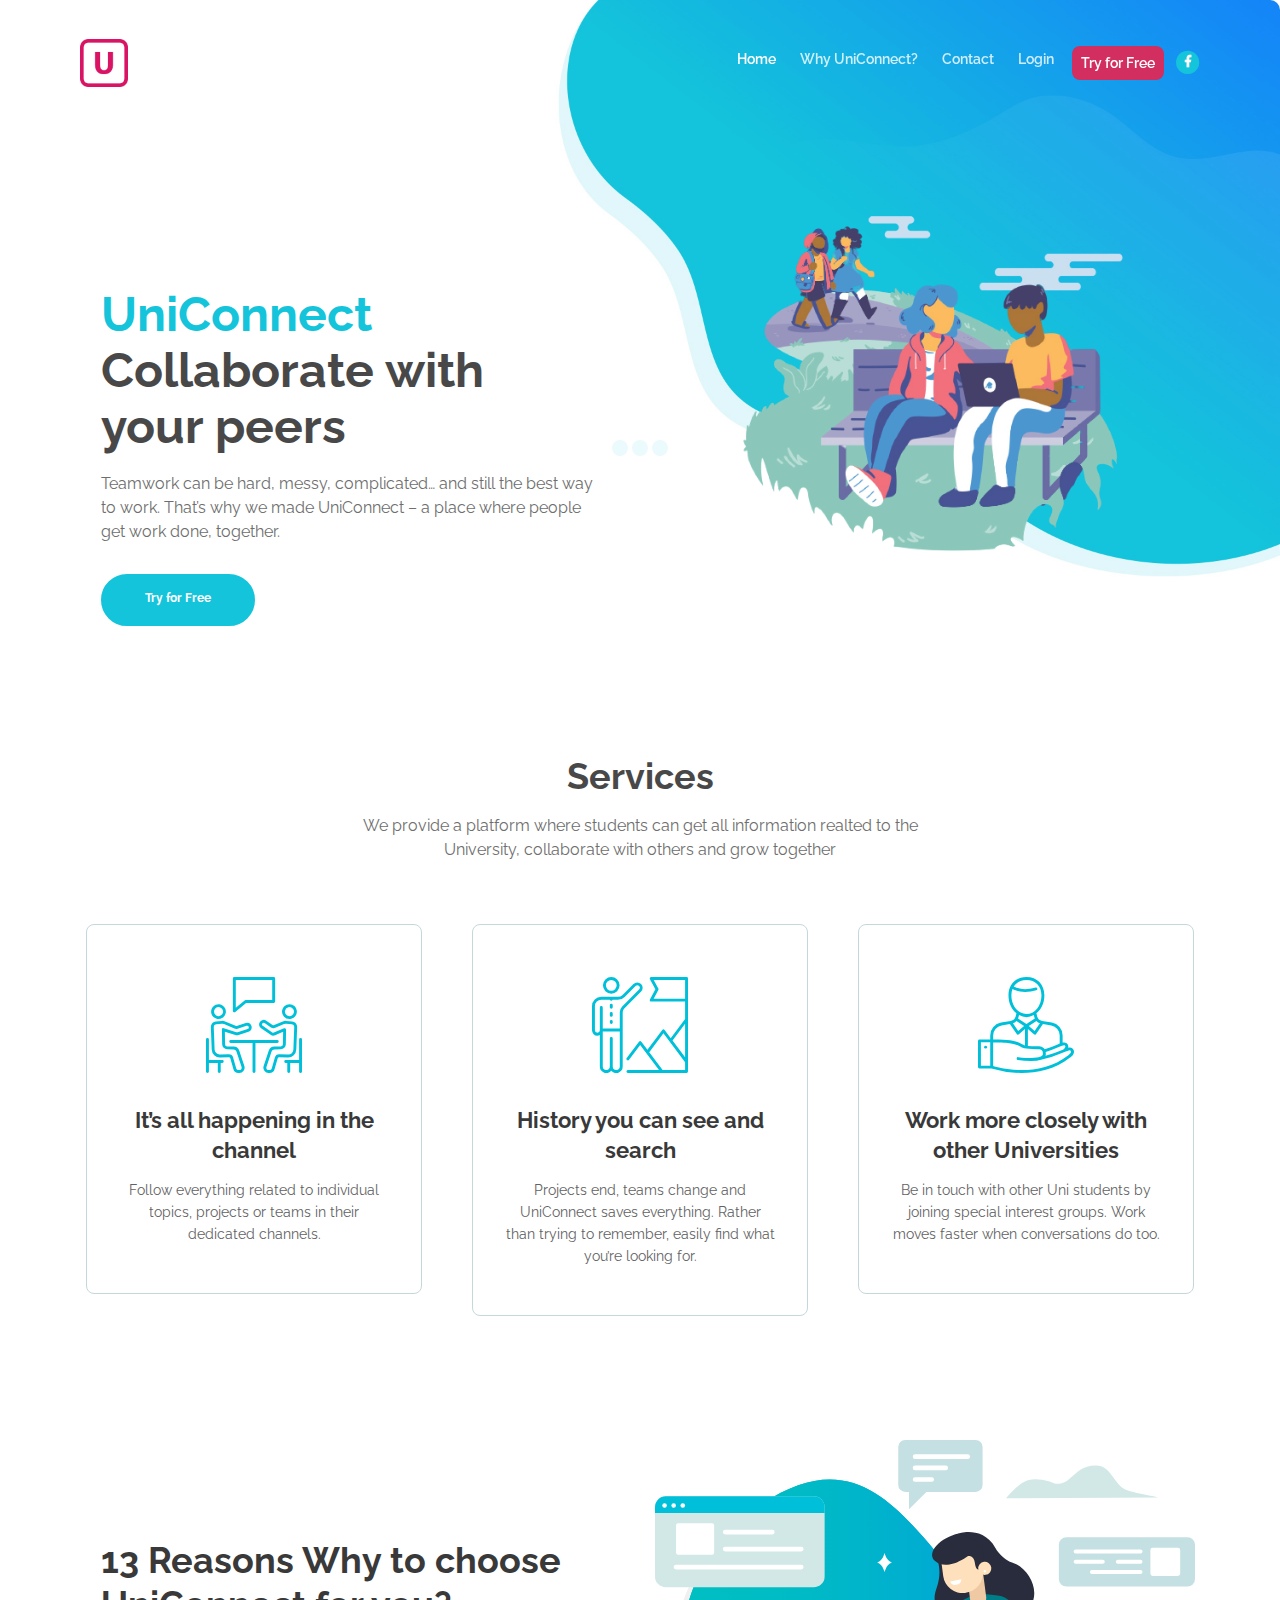
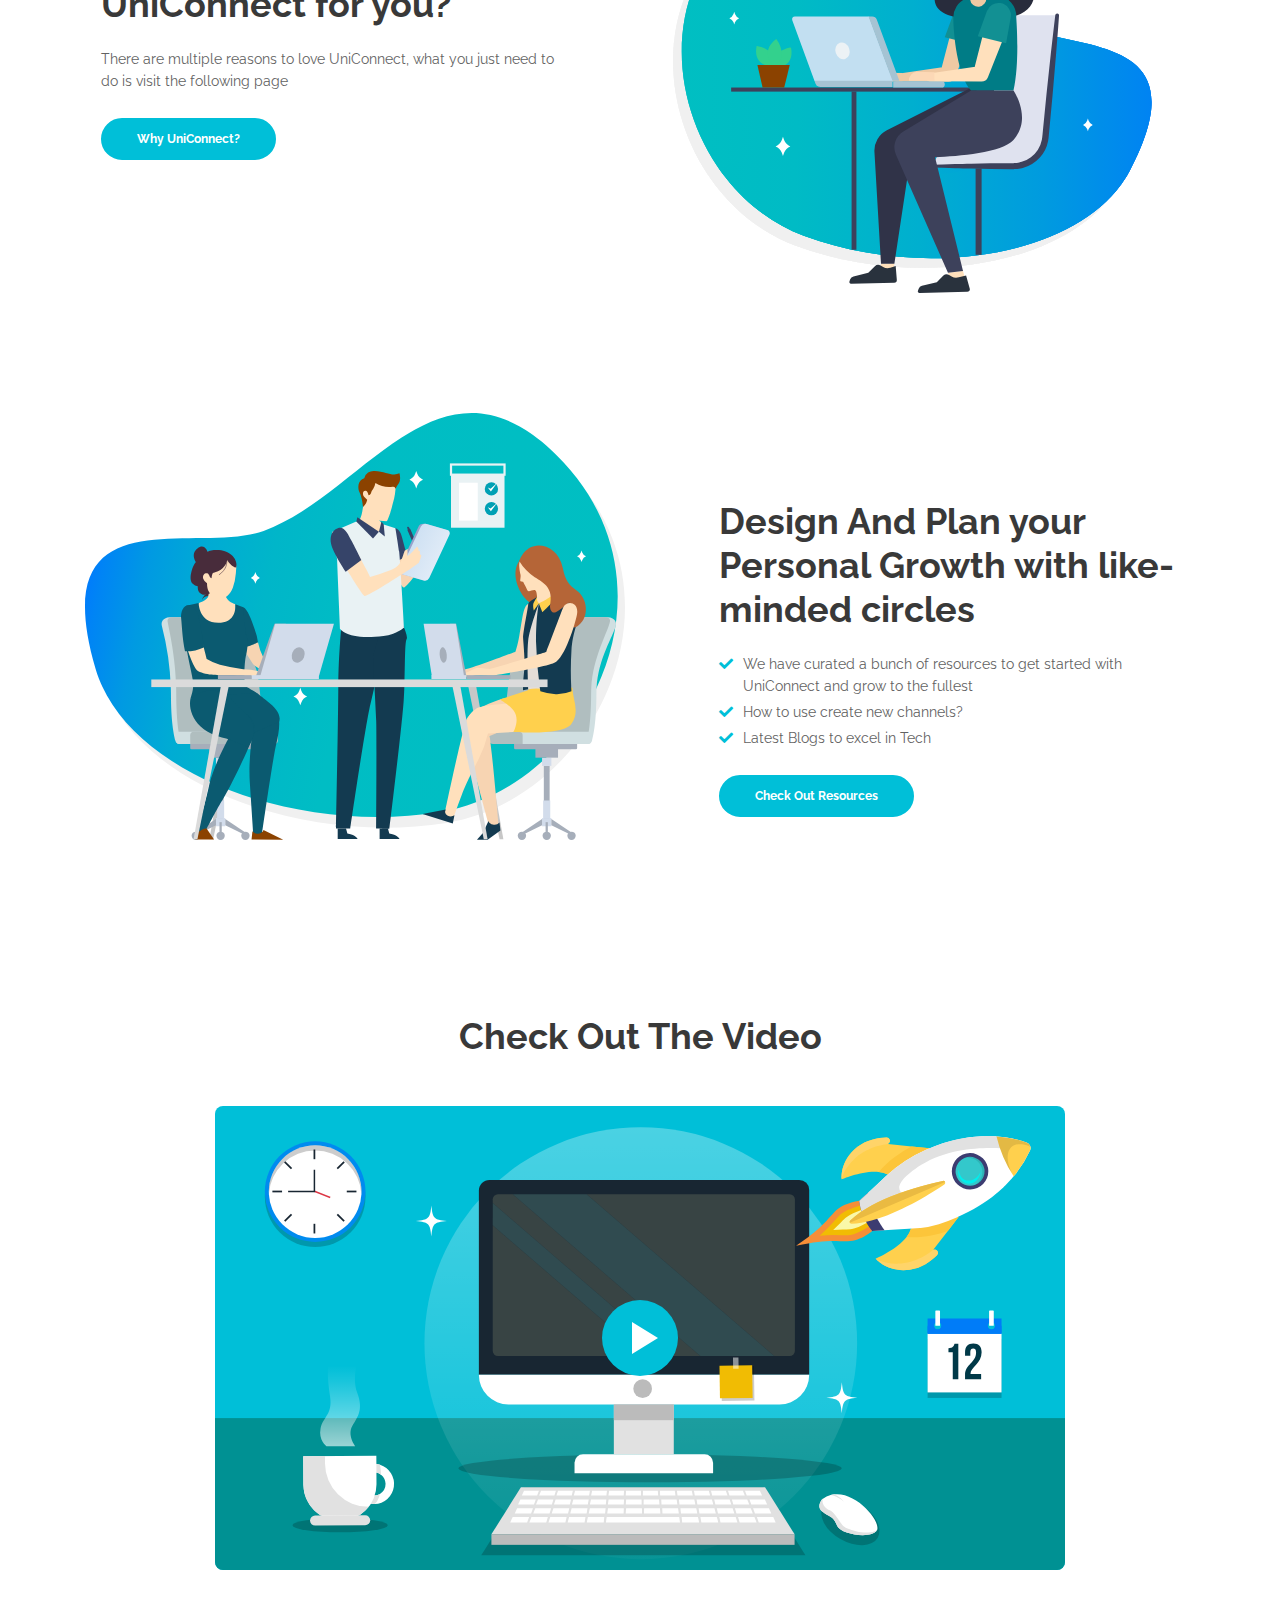
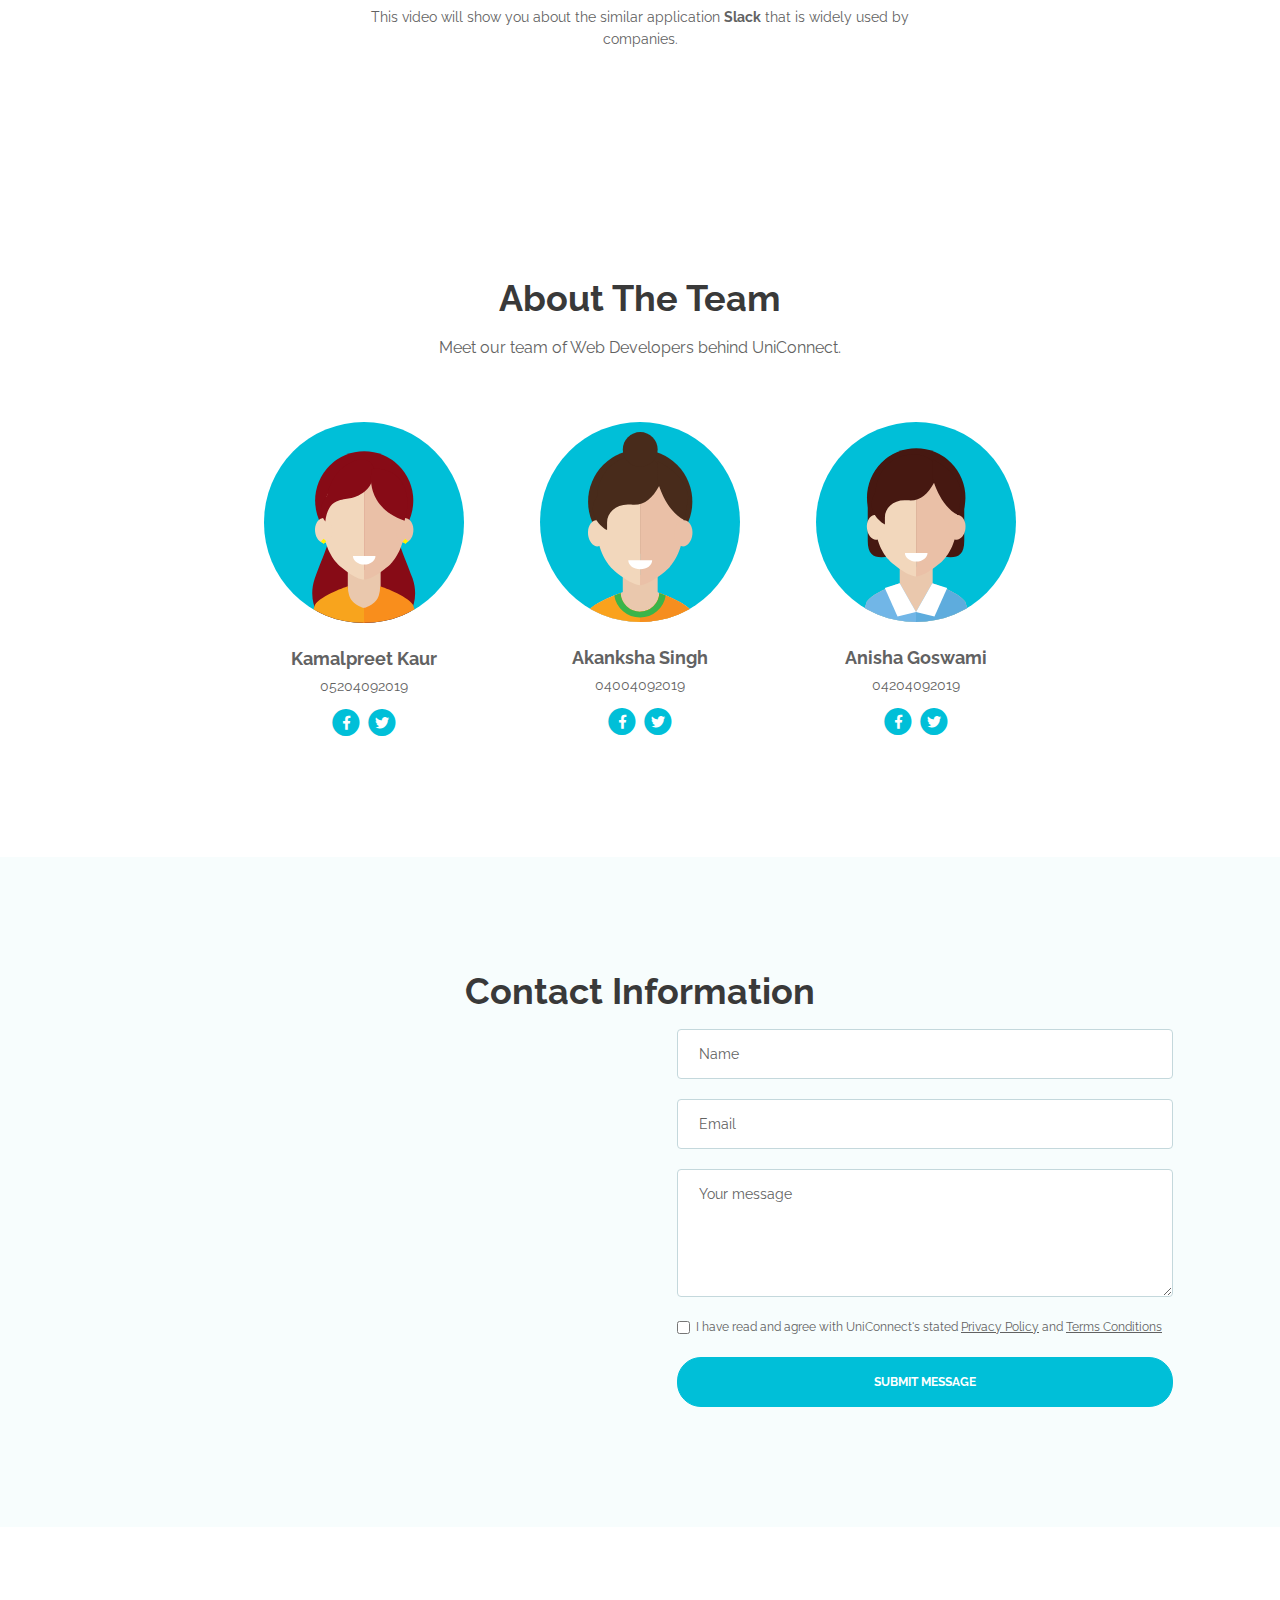
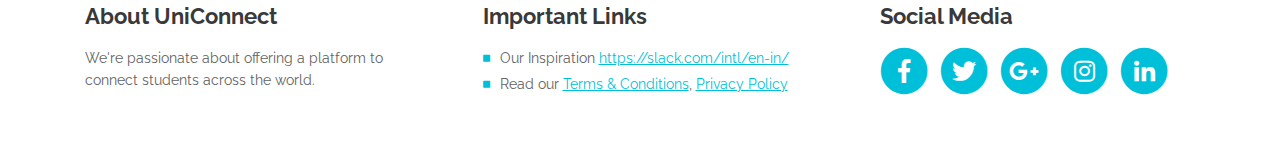
<file: index.html>
<!DOCTYPE html>
<html lang="en">
<head>
    <meta charset="utf-8">
    <meta name="viewport" content="width=device-width, initial-scale=1, shrink-to-fit=no">
    
    <!-- Website Title -->
    <title>UniConnect - Collaborate with your peers</title>

    <!-- Styles -->
    <link href="https://fonts.googleapis.com/css?family=Raleway:400,400i,600,700,700i&amp;subset=latin-ext" rel="stylesheet">
    <link href="css/bootstrap.css" rel="stylesheet">
    <link href="css/fontawesome-all.css" rel="stylesheet">
    <link href="css/swiper.css" rel="stylesheet">
	<link href="css/magnific-popup.css" rel="stylesheet">
	<link href="css/styles.css" rel="stylesheet">

	<!-- Favicon  -->
    <link rel="icon" href="images/logo.png">
</head>
<body data-spy="scroll" data-target=".fixed-top">

    <!-- Preloader -->
	<div class="spinner-wrapper">
        <div class="spinner">
            <div class="bounce1"></div>
            <div class="bounce2"></div>
            <div class="bounce3"></div>
        </div>
    </div>
    <!-- end of preloader -->


    <!-- Navigation -->
    <nav class="navbar navbar-expand-lg navbar-dark navbar-custom fixed-top">
        
        <a class="navbar-brand logo-image" href="index.html"><img src="images/logo.png" alt="alternative"></a>

        <!-- Mobile Menu Toggle Button -->
        <button class="navbar-toggler" type="button" data-toggle="collapse" data-target="#navbarsExampleDefault" aria-controls="navbarsExampleDefault" aria-expanded="false" aria-label="Toggle navigation">
            <span class="navbar-toggler-awesome fas fa-bars"></span>
            <span class="navbar-toggler-awesome fas fa-times"></span>
        </button>
        <!-- end of mobile menu toggle button -->

        <div class="collapse navbar-collapse" id="navbarsExampleDefault">
            <ul class="navbar-nav ml-auto">
                <li class="nav-item">
                    <a class="nav-link page-scroll" href="#header">Home <span class="sr-only">(current)</span></a>
                </li>
                <li class="nav-item">
                    <a class="nav-link page-scroll" href="#services">Why UniConnect?</a>
                </li>
                <li class="nav-item">
                    <a class="nav-link page-scroll" href="#contact">Contact</a>
                </li>
                <li class="nav-item">
                  <a id="loginButton" class="nav-link page-scroll">
                            Login &nbsp</a>
                </li>
                <li class="nav-item">
                  <span class="navbar-text">
                             <a id="signupButton" style="background-color: #cf1d52; padding:9px; border-radius: 8px;">
                             <span class="fa fa-sign-in"></span>Try for Free</a>
                  </span>
                </li>
            </ul>
            <span class="nav-item social-icons" style="">
                <span class="fa-stack">
                    <a href="#link">
                        <i class="fas fa-circle fa-stack-2x facebook"></i>
                        <i class="fab fa-facebook-f fa-stack-1x"></i>
                    </a>
                </span>
                <!-- <span class="fa-stack">
                    <a href="#link">
                        <i class="fas fa-circle fa-stack-2x twitter"></i>
                        <i class="fab fa-twitter fa-stack-1x"></i>
                    </a>
                </span> -->
            </span>
        </div>
    </nav>
	    <div id="loginModal" class="modal fade" role="dialog">
        <div class="modal-dialog modal-lg" role="content">
            <!-- Modal content-->
            <div class="modal-content">
                <div class="modal-header">
                    <h4 class="modal-title">Login </h4>
                    <button type="button" class="close" data-dismiss="modal">&times;</button>
                </div>
                <div class="modal-body">
                    <form>
                        <div class="form-row">
                            <div class="form-group col-sm-4">
                                    <label class="sr-only" for="exampleInputEmail3">Email address</label>
                                    <input type="email" class="form-control form-control-sm mr-1" id="exampleInputEmail3" placeholder="Enter email">
                            </div>
                            <div class="form-group col-sm-4">
                                <label class="sr-only" for="exampleInputPassword3">Password</label>
                                <input type="password" class="form-control form-control-sm mr-1" id="exampleInputPassword3" placeholder="Password">
                            </div>
                            <div class="col-sm-auto">
                                <div class="form-check">
                                    <input class="form-check-input" type="checkbox">
                                    <label class="form-check-label"> Remember me
                                    </label>
                                </div>
                            </div>
                        </div>
                        <div class="form-row">
                            <button type="button" class="btn btn-secondary btn-sm ml-auto" data-dismiss="modal">Cancel</button>
                            <button type="submit" class="btn btn-primary btn-sm ml-1">Sign in</button>
                        </div>
                    </form>
                </div>
            </div>
        </div>
    </div>
	    <div id="SignupModal" class="modal fade" role="dialog">
        <div class="modal-dialog modal-lg" role="content">
            <!-- Modal content-->
            <div class="modal-content">
                <div class="modal-header">
                    <h4 class="modal-title">SignUp </h4>
                    <button type="button" class="close" data-dismiss="modal">&times;</button>
                </div>
                <div class="modal-body">
                    <form>
                        <div class="form-row">
                            <div class="form-group col-sm-4">
                                <label class="sr-only" for="exampleInputFirstName3">First Name</label>
                                <input type="first name" class="form-control form-control-sm mr-1" id="exampleInputFirstName3" placeholder="Enter FirstName">
                        </div>
                        <div class="form-group col-sm-4">
                            <label class="sr-only" for="exampleInputLastName3">Last Name</label>
                            <input type="last name" class="form-control form-control-sm mr-1" id="exampleInputLastName3" placeholder="Enter Lastname">
                    </div>
                            <div class="form-group col-sm-4">
                                    <label class="sr-only" for="exampleInputEmail3">Email address</label>
                                    <input type="email" class="form-control form-control-sm mr-1" id="exampleInputEmail3" placeholder="Enter email">
                            </div>
                            <div class="form-group col-sm-4">
                                <label class="sr-only" for="exampleInputPassword3">Password</label>
                                <input type="password" class="form-control form-control-sm mr-1" id="exampleInputPassword3" placeholder="Password">
                            </div>
                            <div class="col-sm-auto">
                                <div class="form-check">
                                    <input class="form-check-input" type="checkbox">
                                    <label class="form-check-label"> Remember me
                                    </label>
                                </div>
                            </div>
                        </div>
                        <div class="form-row">
                            <button type="button" class="btn btn-secondary btn-sm ml-auto" data-dismiss="modal">Cancel</button>
                            <button type="submit" class="btn btn-primary btn-sm ml-1">Sign up</button>
                        </div>
                    </form>
                </div>
            </div>
        </div>
    </div>


<!-- end of navbar -->
    <!-- end of navigation -->


    <!-- Header -->
    <header id="header" class="header">
        <div class="header-content">
            <div class="container">
                <div class="row">
                    <div class="col-lg-6">
                        <div class="text-container">
                            <h1><span class="turquoise">UniConnect</span> Collaborate with your peers</h1>
                            <p class="p-large">Teamwork can be hard, messy, complicated… and still the best way to work. That’s why we made UniConnect – a place where people get work done, together. </p>
                              <span class="btn-solid-lg page-scroll">
                                         <a id="signupButton">
                                         <span class="fa fa-sign-in"></span>Try for Free</a>
                              </span>
                        </div> <!-- end of text-container -->
                    </div> <!-- end of col -->
                    <div class="col-lg-6">
                        <div class="image-container">
                            <img class="img-fluid" src="images/header-teamwork.png" alt="alternative">
                        </div> <!-- end of image-container -->
                    </div> <!-- end of col -->
                </div> <!-- end of row -->
            </div> <!-- end of container -->
        </div> <!-- end of header-content -->
    </header> <!-- end of header -->
    <!-- end of header -->

    <!-- Services -->
    <div id="services" class="cards-1">
        <div class="container">
            <div class="row">
                <div class="col-lg-12">
                    <h2>Services</h2>
                    <p class="p-heading p-large">We provide a platform where students can get all information realted to the University, collaborate with others and grow together</p>
                </div> <!-- end of col -->
            </div> <!-- end of row -->
            <div class="row">
                <div class="col-lg-12">

                    <!-- Card -->
                    <div class="card">
                        <img class="card-image" src="images/services-icon-1.svg" alt="alternative">
                        <div class="card-body">
                            <h4 class="card-title">It’s all happening in the channel</h4>
                            <p>Follow everything related to individual topics, projects or teams in their dedicated channels.</p>
                        </div>
                    </div>
                    <!-- end of card -->

                    <!-- Card -->
                    <div class="card">
                        <img class="card-image" src="images/services-icon-2.svg" alt="alternative">
                        <div class="card-body">
                            <h4 class="card-title">History you can see and search</h4>
                            <p>Projects end, teams change and UniConnect saves everything. Rather than trying to remember, easily find what you’re looking for.</p>
                        </div>
                    </div>
                    <!-- end of card -->

                    <!-- Card -->
                    <div class="card">
                        <img class="card-image" src="images/services-icon-3.svg" alt="alternative">
                        <div class="card-body">
                            <h4 class="card-title">Work more closely with other Universities</h4>
                            <p>Be in touch with other Uni students by joining special interest groups. Work moves faster when conversations do too.</p>
                        </div>
                    </div>
                    <!-- end of card -->

                </div> <!-- end of col -->
            </div> <!-- end of row -->
        </div> <!-- end of container -->
    </div> <!-- end of cards-1 -->
    <!-- end of services -->


    <!-- Details 1 -->
    <div class="basic-1">
        <div class="container">
            <div class="row">
                <div class="col-lg-6">
                    <div class="text-container">
                        <h2>13 Reasons Why to choose UniConnect for you?</h2>
                        <p> There are multiple reasons to love UniConnect, what you just need to do is visit the following page</p>
                        <a class="btn-solid-reg popup-with-move-anim" href="#details-lightbox-1">Why UniConnect?</a>
                    </div> <!-- end of text-container -->
                </div> <!-- end of col -->
                <div class="col-lg-6">
                    <div class="image-container">
                        <img class="img-fluid" src="images/details-1-office-worker.svg" alt="alternative">
                    </div> <!-- end of image-container -->
                </div> <!-- end of col -->
            </div> <!-- end of row -->
        </div> <!-- end of container -->
    </div> <!-- end of basic-1 -->
    <!-- end of details 1 -->


    <!-- Details 2 -->
    <div class="basic-2">
        <div class="container">
            <div class="row">
                <div class="col-lg-6">
                    <div class="image-container">
                        <img class="img-fluid" src="images/details-2-office-team-work.svg" alt="alternative">
                    </div> <!-- end of image-container -->
                </div> <!-- end of col -->
                <div class="col-lg-6">
                    <div class="text-container">
                        <h2>Design And Plan your Personal Growth with like-minded circles</h2>
                        <ul class="list-unstyled li-space-lg">
                            <li class="media">
                                <i class="fas fa-check"></i>
                                <div class="media-body">We have curated a bunch of resources to get started with UniConnect and grow to the fullest</div>
                            </li>
                            <li class="media">
                                <i class="fas fa-check"></i>
                                <div class="media-body">How to use create new channels?</div>
                            </li>
                            <li class="media">
                                <i class="fas fa-check"></i>
                                <div class="media-body">Latest Blogs to excel in Tech</div>
                            </li>
                        </ul>
                        <a class="btn-solid-reg popup-with-move-anim" href="#details-lightbox-2">Check Out Resources</a>
                    </div> <!-- end of text-container -->
                </div> <!-- end of col -->
            </div> <!-- end of row -->
        </div> <!-- end of container -->
    </div> <!-- end of basic-2 -->
    <!-- end of details 2 -->

    <!-- Details Lightboxes -->
    <!-- Details Lightbox 1 -->
	<div id="details-lightbox-1" class="lightbox-basic zoom-anim-dialog mfp-hide">
        <div class="container">
            <div class="row">
                <button title="Close (Esc)" type="button" class="mfp-close x-button">×</button>
                <div class="col-lg-8">
                    <div class="image-container">
                        <img class="img-fluid" src="images/details-lightbox-1.svg" alt="alternative">
                    </div> <!-- end of image-container -->
                </div> <!-- end of col -->
                <div class="col-lg-4">
                    <h3>Design And Plan</h3>
                    <hr>
                    <h5>Core feature</h5>
                    <p>The emailing module basically will speed up your email marketing operations while offering more subscriber control.</p>
                    <p>Do you need to build lists for your email campaigns? It just got easier with UniConnect.</p>
                    <ul class="list-unstyled li-space-lg">
                        <li class="media">
                            <i class="fas fa-check"></i><div class="media-body">List building framework</div>
                        </li>
                        <li class="media">
                            <i class="fas fa-check"></i><div class="media-body">Easy database browsing</div>
                        </li>
                        <li class="media">
                            <i class="fas fa-check"></i><div class="media-body">User administration</div>
                        </li>
                        <li class="media">
                            <i class="fas fa-check"></i><div class="media-body">Automate user signup</div>
                        </li>
                        <li class="media">
                            <i class="fas fa-check"></i><div class="media-body">Quick formatting tools</div>
                        </li>
                        <li class="media">
                            <i class="fas fa-check"></i><div class="media-body">Fast email checking</div>
                        </li>
                    </ul>
                    <a class="btn-solid-reg mfp-close page-scroll" href="#request">REQUEST</a> <a class="btn-outline-reg mfp-close as-button" href="#screenshots">BACK</a>
                </div> <!-- end of col -->
            </div> <!-- end of row -->
        </div> <!-- end of container -->
    </div> <!-- end of lightbox-basic -->
    <!-- end of details lightbox 1 -->

    <!-- Details Lightbox 2 -->
	<div id="details-lightbox-2" class="lightbox-basic zoom-anim-dialog mfp-hide">
        <div class="container">
            <div class="row">
                <button title="Close (Esc)" type="button" class="mfp-close x-button">×</button>
                <div class="col-lg-8">
                    <div class="image-container">
                        <img class="img-fluid" src="images/details-lightbox-2.svg" alt="alternative">
                    </div> <!-- end of image-container -->
                </div> <!-- end of col -->
                <div class="col-lg-4">
                    <h3>Search To Optimize</h3>
                    <hr>
                    <h5>Core feature</h5>
                    <p>The emailing module basically will speed up your email marketing operations while offering more subscriber control.</p>
                    <p>Do you need to build lists for your email campaigns? It just got easier with UniConnect.</p>
                    <ul class="list-unstyled li-space-lg">
                        <li class="media">
                            <i class="fas fa-check"></i><div class="media-body">List building framework</div>
                        </li>
                        <li class="media">
                            <i class="fas fa-check"></i><div class="media-body">Easy database browsing</div>
                        </li>
                        <li class="media">
                            <i class="fas fa-check"></i><div class="media-body">User administration</div>
                        </li>
                        <li class="media">
                            <i class="fas fa-check"></i><div class="media-body">Automate user signup</div>
                        </li>
                        <li class="media">
                            <i class="fas fa-check"></i><div class="media-body">Quick formatting tools</div>
                        </li>
                        <li class="media">
                            <i class="fas fa-check"></i><div class="media-body">Fast email checking</div>
                        </li>
                    </ul>
                    <a class="btn-solid-reg mfp-close page-scroll" href="#request">REQUEST</a> <a class="btn-outline-reg mfp-close as-button" href="#screenshots">BACK</a>
                </div> <!-- end of col -->
            </div> <!-- end of row -->
        </div> <!-- end of container -->
    </div> <!-- end of lightbox-basic -->
    <!-- end of details lightbox 2 -->
    <!-- end of details lightboxes -->


    <!-- Video -->
    <div class="basic-3">
        <div class="container">
            <div class="row">
                <div class="col-lg-12">
                    <h2>Check Out The Video</h2>
                </div> <!-- end of col -->
            </div> <!-- end of row -->
            <div class="row">
                <div class="col-lg-12">

                    <!-- Video Preview -->
                    <div class="image-container">
                        <div class="video-wrapper">
                            <a class="popup-youtube" href="https://youtu.be/EYqxQGmQkVw" data-effect="fadeIn">
                                <img class="img-fluid" src="images/video-frame.svg" alt="alternative">
                                <span class="video-play-button">
                                    <span></span>
                                </span>
                            </a>
                        </div> <!-- end of video-wrapper -->
                    </div> <!-- end of image-container -->
                    <!-- end of video preview -->

                    <p>This video will show you about the similar application <strong>Slack</strong> that is widely used by companies.</p>
                </div> <!-- end of col -->
            </div> <!-- end of row -->
        </div> <!-- end of container -->
    </div> <!-- end of basic-3 -->
    <!-- end of video -->




    <!-- About -->
    <div id="about" class="basic-4">
        <div class="container">
            <div class="row">
                <div class="col-lg-12">
                    <h2>About The Team</h2>
                    <p class="p-heading p-large">Meet our team of Web Developers behind UniConnect.</p>
                </div> <!-- end of col -->
            </div> <!-- end of row -->
            <div class="row">
                <div class="col-lg-12">

                    <!-- Team Member -->
                    <div class="team-member">
                        <div class="image-wrapper">
                            <img class="img-fluid" src="images/team-member-1.svg" alt="alternative">
                        </div> <!-- end of image-wrapper -->
                        <p class="p-large"><strong>Kamalpreet Kaur</strong></p>
                        <p class="job-title">05204092019</p>
                        <span class="social-icons">
                            <span class="fa-stack">
                                <a href="#link">
                                    <i class="fas fa-circle fa-stack-2x facebook"></i>
                                    <i class="fab fa-facebook-f fa-stack-1x"></i>
                                </a>
                            </span>
                            <span class="fa-stack">
                                <a href="#link">
                                    <i class="fas fa-circle fa-stack-2x twitter"></i>
                                    <i class="fab fa-twitter fa-stack-1x"></i>
                                </a>
                            </span>
                        </span> <!-- end of social-icons -->
                    </div> <!-- end of team-member -->
                    <!-- end of team member -->

                    <!-- Team Member -->
                    <div class="team-member">
                        <div class="image-wrapper">
                            <img class="img-fluid" src="images/team-member-4.svg" alt="alternative">
                        </div> <!-- end of image wrapper -->
                        <p class="p-large"><strong>Akanksha Singh</strong></p>
                        <p class="job-title">04004092019</p>
                        <span class="social-icons">
                            <span class="fa-stack">
                                <a href="#link">
                                    <i class="fas fa-circle fa-stack-2x facebook"></i>
                                    <i class="fab fa-facebook-f fa-stack-1x"></i>
                                </a>
                            </span>
                            <span class="fa-stack">
                                <a href="#link">
                                    <i class="fas fa-circle fa-stack-2x twitter"></i>
                                    <i class="fab fa-twitter fa-stack-1x"></i>
                                </a>
                            </span>
                        </span> <!-- end of social-icons -->
                    </div> <!-- end of team-member -->
                    <!-- end of team member -->

                    <!-- Team Member -->
                    <div class="team-member">
                        <div class="image-wrapper">
                            <img class="img-fluid" src="images/team-member-3.svg" alt="alternative">
                        </div> <!-- end of image wrapper -->
                        <p class="p-large"><strong>Anisha Goswami</strong></p>
                        <p class="job-title">04204092019</p>
                        <span class="social-icons">
                            <span class="fa-stack">
                                <a href="#link">
                                    <i class="fas fa-circle fa-stack-2x facebook"></i>
                                    <i class="fab fa-facebook-f fa-stack-1x"></i>
                                </a>
                            </span>
                            <span class="fa-stack">
                                <a href="#link">
                                    <i class="fas fa-circle fa-stack-2x twitter"></i>
                                    <i class="fab fa-twitter fa-stack-1x"></i>
                                </a>
                            </span>
                        </span> <!-- end of social-icons -->
                    </div> <!-- end of team-member -->
                    <!-- end of team member -->
                </div> <!-- end of col -->
            </div> <!-- end of row -->
        </div> <!-- end of container -->
    </div> <!-- end of basic-4 -->
    <!-- end of about -->


    <!-- Contact -->
    <div id="contact" class="form-2">
        <div class="container">
            <div class="row">
                <div class="col-lg-12">
                    <h2>Contact Information</h2>
                </div> <!-- end of col -->
            </div> <!-- end of row -->
            <div class="row">
                <div class="col-lg-6">
                    <div class="map-responsive">
                        <iframe src="https://www.google.com/maps/embed?pb=!1m18!1m12!1m3!1d3500.814936833523!2d77.2302044155302!3d28.66525938240492!2m3!1f0!2f0!3f0!3m2!1i1024!2i768!4f13.1!3m3!1m2!1s0x390cfd0683919c3b%3A0xf5fc331b74c2b9e2!2sIndira%20Gandhi%20Delhi%20Technical%20University%20for%20Women!5e0!3m2!1sen!2sin!4v1601963377476!5m2!1sen!2sin" width="600" height="450" frameborder="0" style="border:0;" allowfullscreen="" aria-hidden="false" tabindex="0"></iframe>
                    </div>
                </div> <!-- end of col -->
                <div class="col-lg-6">

                    <!-- Contact Form -->
                    <form id="contactForm" data-toggle="validator" data-focus="false">
                        <div class="form-group">
                            <input type="text" class="form-control-input" id="cname" required>
                            <label class="label-control" for="cname">Name</label>
                            <div class="help-block with-errors"></div>
                        </div>
                        <div class="form-group">
                            <input type="email" class="form-control-input" id="cemail" required>
                            <label class="label-control" for="cemail">Email</label>
                            <div class="help-block with-errors"></div>
                        </div>
                        <div class="form-group">
                            <textarea class="form-control-textarea" id="cmessage" required></textarea>
                            <label class="label-control" for="cmessage">Your message</label>
                            <div class="help-block with-errors"></div>
                        </div>
                        <div class="form-group checkbox">
                            <input type="checkbox" id="cterms" value="Agreed-to-Terms" required>I have read and agree with UniConnect's stated <a href="privacy-policy.html">Privacy Policy</a> and <a href="terms-conditions.html">Terms Conditions</a>
                            <div class="help-block with-errors"></div>
                        </div>
                        <div class="form-group">
                            <button type="submit" class="form-control-submit-button">SUBMIT MESSAGE</button>
                        </div>
                        <div class="form-message">
                            <div id="cmsgSubmit" class="h3 text-center hidden"></div>
                        </div>
                    </form>
                    <!-- end of contact form -->

                </div> <!-- end of col -->
            </div> <!-- end of row -->
        </div> <!-- end of container -->
    </div> <!-- end of form-2 -->
    <!-- end of contact -->


    <!-- Footer -->
    <div class="footer">
        <div class="container">
            <div class="row">
                <div class="col-md-4">
                    <div class="footer-col">
                        <h4>About UniConnect</h4>
                        <p>We're passionate about offering a platform to connect students across the world.</p>
                    </div>
                </div> <!-- end of col -->
                <div class="col-md-4">
                    <div class="footer-col middle">
                        <h4>Important Links</h4>
                        <ul class="list-unstyled li-space-lg">
                            <li class="media">
                                <i class="fas fa-square"></i>
                                <div class="media-body">Our Inspiration <a class="turquoise" href="#link">https://slack.com/intl/en-in/</a></div>
                            </li>
                            <li class="media">
                                <i class="fas fa-square"></i>
                                <div class="media-body">Read our <a class="turquoise" href="terms-conditions.html">Terms & Conditions</a>, <a class="turquoise" href="privacy-policy.html">Privacy Policy</a></div>
                            </li>
                        </ul>
                    </div>
                </div> <!-- end of col -->
                <div class="col-md-4">
                    <div class="footer-col last">
                        <h4>Social Media</h4>
                        <span class="fa-stack">
                            <a href="#link">
                                <i class="fas fa-circle fa-stack-2x"></i>
                                <i class="fab fa-facebook-f fa-stack-1x"></i>
                            </a>
                        </span>
                        <span class="fa-stack">
                            <a href="#link">
                                <i class="fas fa-circle fa-stack-2x"></i>
                                <i class="fab fa-twitter fa-stack-1x"></i>
                            </a>
                        </span>
                        <span class="fa-stack">
                            <a href="#link">
                                <i class="fas fa-circle fa-stack-2x"></i>
                                <i class="fab fa-google-plus-g fa-stack-1x"></i>
                            </a>
                        </span>
                        <span class="fa-stack">
                            <a href="#link">
                                <i class="fas fa-circle fa-stack-2x"></i>
                                <i class="fab fa-instagram fa-stack-1x"></i>
                            </a>
                        </span>
                        <span class="fa-stack">
                            <a href="#link">
                                <i class="fas fa-circle fa-stack-2x"></i>
                                <i class="fab fa-linkedin-in fa-stack-1x"></i>
                            </a>
                        </span>
                    </div>
                </div> <!-- end of col -->
            </div> <!-- end of row -->
        </div> <!-- end of container -->
    </div> <!-- end of footer -->
    <!-- end of footer -->


    <!-- Scripts -->
    <script src="js/jquery.min.js"></script>
    <script src="js/popper.min.js"></script>
    <script src="js/bootstrap.min.js"></script> 
    <script src="js/jquery.easing.min.js"></script>
    <script src="js/swiper.min.js"></script>
    <script src="js/jquery.magnific-popup.js"></script>
    <script src="js/validator.min.js"></script> 
    <script src="js/scripts.js"></script>
	    <script>
     $(document).ready(function(){
        $("#loginButton").click(function() {
                $("#loginModal").modal("toggle");
            });
       $("#signupButton").click(function() {
                $("#SignupModal").modal("toggle");
            });
      });
    </script>

</body>
</html>
</file>
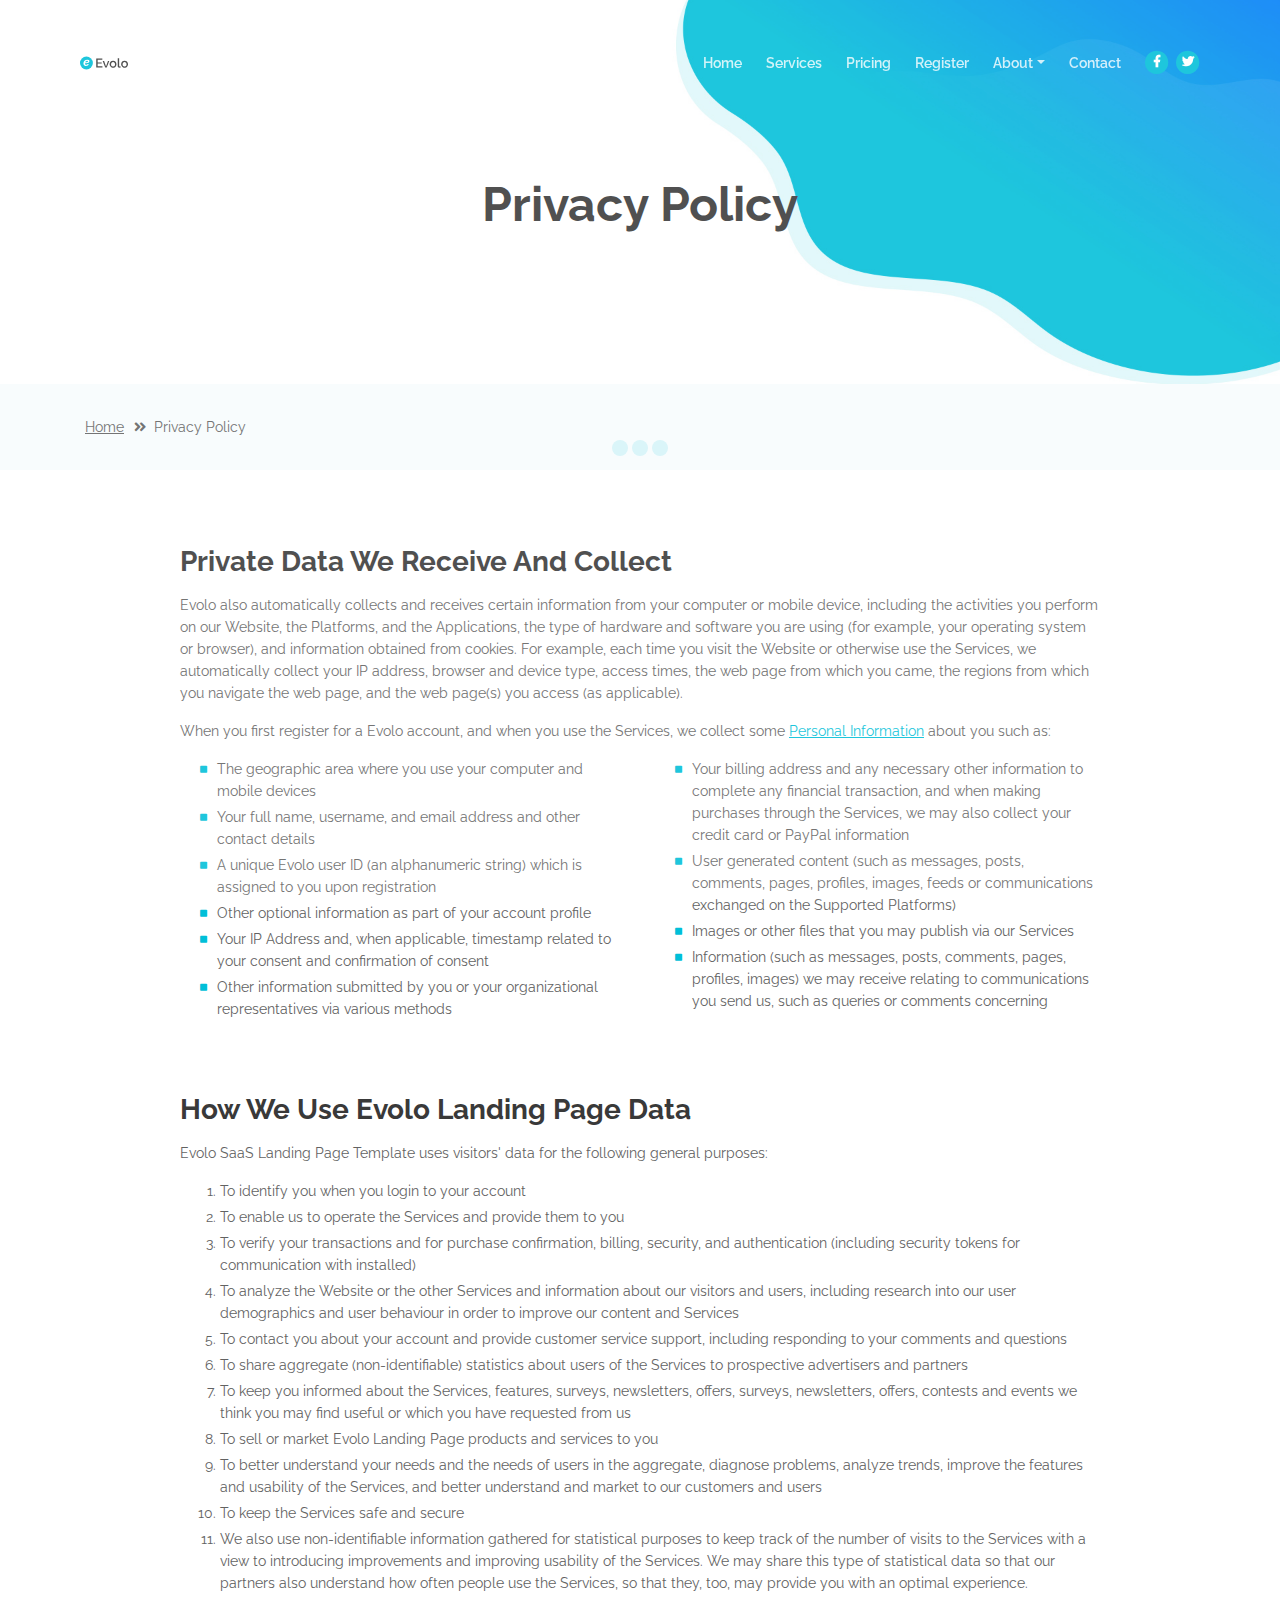
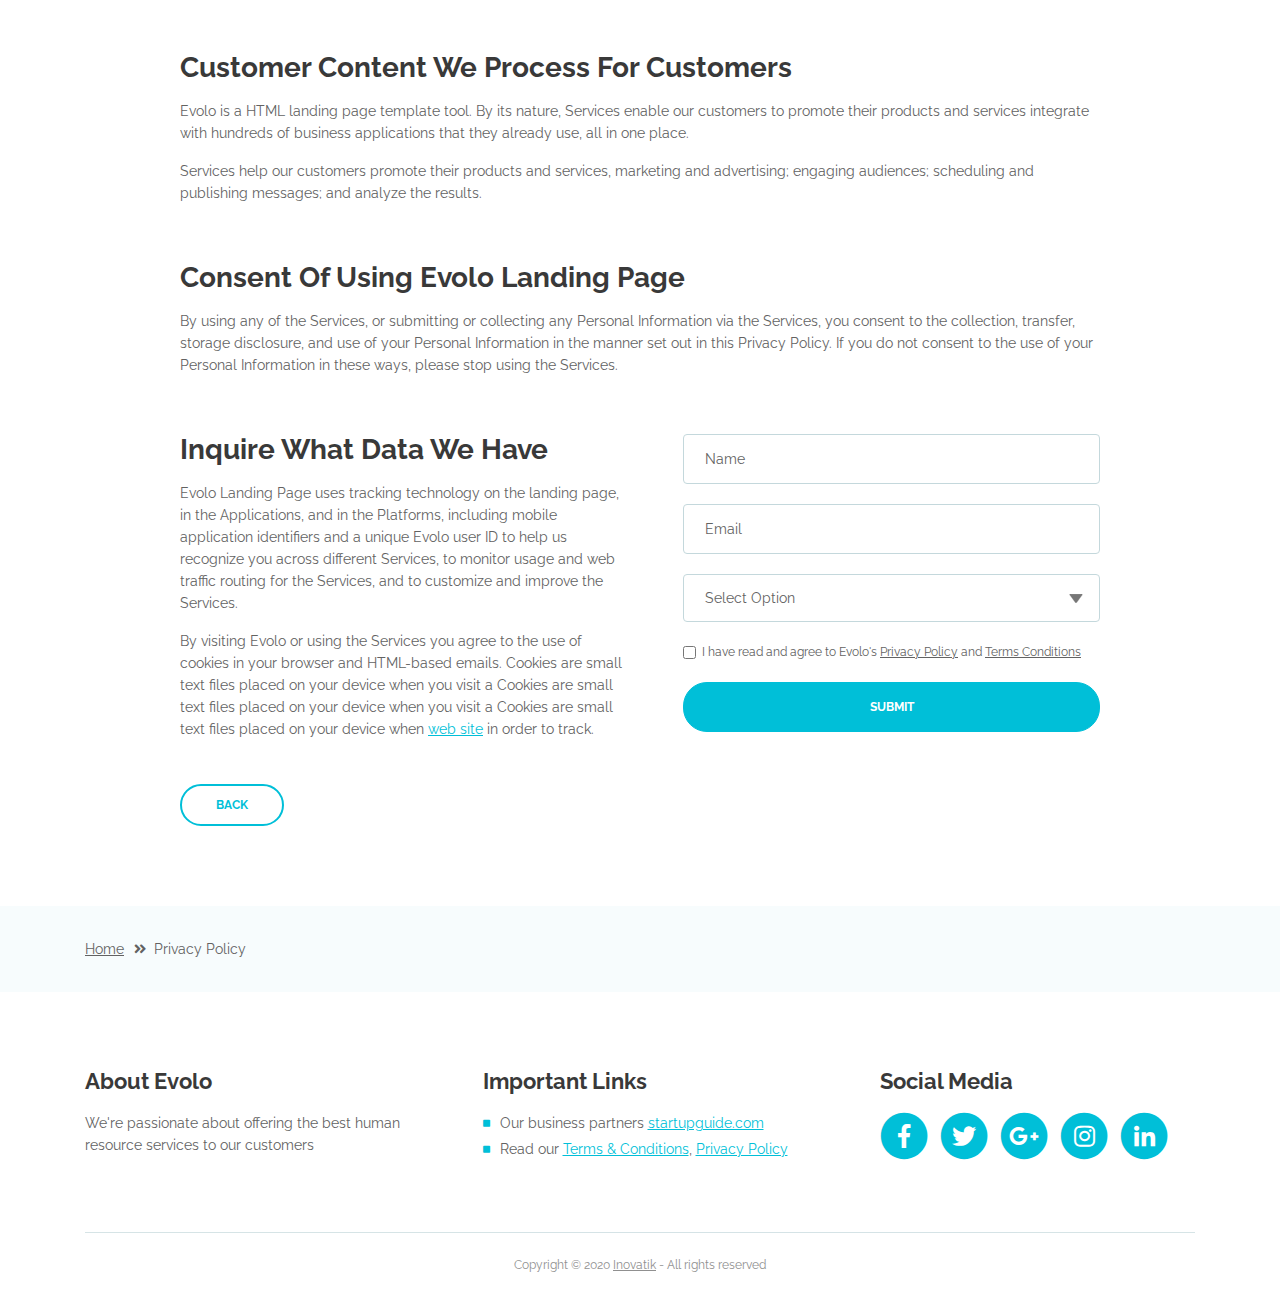
<file: privacy-policy.html>
<!DOCTYPE html>
<html lang="en">
<head>
    <meta charset="utf-8">
    <meta name="viewport" content="width=device-width, initial-scale=1, shrink-to-fit=no">
    
    <!-- SEO Meta Tags -->
    <meta name="description" content="Create a stylish landing page for your business startup and get leads for the offered services with this HTML landing page template.">
    <meta name="author" content="Inovatik">

    <!-- OG Meta Tags to improve the way the post looks when you share the page on LinkedIn, Facebook, Google+ -->
	<meta property="og:site_name" content="" /> <!-- website name -->
	<meta property="og:site" content="" /> <!-- website link -->
	<meta property="og:title" content=""/> <!-- title shown in the actual shared post -->
	<meta property="og:description" content="" /> <!-- description shown in the actual shared post -->
	<meta property="og:image" content="" /> <!-- image link, make sure it's jpg -->
	<meta property="og:url" content="" /> <!-- where do you want your post to link to -->
	<meta property="og:type" content="article" />

    <!-- Website Title -->
    <title>Privacy Policy - Evolo - StartUp HTML Landing Page Template</title>
    
    <!-- Styles -->
    <link href="https://fonts.googleapis.com/css?family=Raleway:400,400i,600,700,700i&amp;subset=latin-ext" rel="stylesheet">
    <link href="css/bootstrap.css" rel="stylesheet">
    <link href="css/fontawesome-all.css" rel="stylesheet">
    <link href="css/swiper.css" rel="stylesheet">
	<link href="css/magnific-popup.css" rel="stylesheet">
    <link href="css/styles.css" rel="stylesheet">
	
	<!-- Favicon  -->
    <link rel="icon" href="images/favicon.png">
</head>
<body data-spy="scroll" data-target=".fixed-top">
    
    <!-- Preloader -->
	<div class="spinner-wrapper">
        <div class="spinner">
            <div class="bounce1"></div>
            <div class="bounce2"></div>
            <div class="bounce3"></div>
        </div>
    </div>
    <!-- end of preloader -->
    

    <!-- Navbar -->
    <nav class="navbar navbar-expand-lg navbar-dark navbar-custom fixed-top">
        <!-- Text Logo - Use this if you don't have a graphic logo -->
        <!-- <a class="navbar-brand logo-text page-scroll" href="index.html">Evolo</a> -->

        <!-- Image Logo -->
        <a class="navbar-brand logo-image" href="index.html"><img src="images/logo.svg" alt="alternative"></a>
        
        <!-- Mobile Menu Toggle Button -->
        <button class="navbar-toggler" type="button" data-toggle="collapse" data-target="#navbarsExampleDefault" aria-controls="navbarsExampleDefault" aria-expanded="false" aria-label="Toggle navigation">
            <span class="navbar-toggler-awesome fas fa-bars"></span>
            <span class="navbar-toggler-awesome fas fa-times"></span>
        </button>
        <!-- end of mobile menu toggle button -->

        <div class="collapse navbar-collapse" id="navbarsExampleDefault">
            <ul class="navbar-nav ml-auto">
                <li class="nav-item">
                    <a class="nav-link page-scroll" href="index.html#header">Home <span class="sr-only">(current)</span></a>
                </li>
                <li class="nav-item">
                    <a class="nav-link page-scroll" href="index.html#services">Services</a>
                </li>
                <li class="nav-item">
                    <a class="nav-link page-scroll" href="index.html#details">Pricing</a>
                </li>
                <li class="nav-item">
                    <a class="nav-link page-scroll" href="index.html#pricing">Register</a>
                </li>

                <!-- Dropdown Menu -->          
                <li class="nav-item dropdown">
                    <a class="nav-link dropdown-toggle page-scroll" href="index.html#about" id="navbarDropdown" role="button" aria-haspopup="true" aria-expanded="false">About</a>
                    <div class="dropdown-menu" aria-labelledby="navbarDropdown">
                        <a class="dropdown-item" href="terms-conditions.html"><span class="item-text">Terms Conditions</span></a>
                        <div class="dropdown-items-divide-hr"></div>
                        <a class="dropdown-item" href="privacy-policy.html"><span class="item-text">Privacy Policy</span></a>
                    </div>
                </li>
                <!-- end of dropdown menu -->

                <li class="nav-item">
                    <a class="nav-link page-scroll" href="index.html#contact">Contact</a>
                </li>
            </ul>
            <span class="nav-item social-icons">
                <span class="fa-stack">
                    <a href="#your-link">
                        <i class="fas fa-circle fa-stack-2x facebook"></i>
                        <i class="fab fa-facebook-f fa-stack-1x"></i>
                    </a>
                </span>
                <span class="fa-stack">
                    <a href="#your-link">
                        <i class="fas fa-circle fa-stack-2x twitter"></i>
                        <i class="fab fa-twitter fa-stack-1x"></i>
                    </a>
                </span>
            </span>
        </div>
    </nav> <!-- end of navbar -->
    <!-- end of navbar -->


    <!-- Header -->
    <header id="header" class="ex-header">
        <div class="container">
            <div class="row">
                <div class="col-md-12">
                    <h1>Privacy Policy</h1>
                </div> <!-- end of col -->
            </div> <!-- end of row -->
        </div> <!-- end of container -->
    </header> <!-- end of ex-header -->
    <!-- end of header -->


    <!-- Breadcrumbs -->
    <div class="ex-basic-1">
        <div class="container">
            <div class="row">
                <div class="col-lg-12">
                    <div class="breadcrumbs">
                        <a href="index.html">Home</a><i class="fa fa-angle-double-right"></i><span>Privacy Policy</span>
                    </div> <!-- end of breadcrumbs -->
                </div> <!-- end of col -->
            </div> <!-- end of row -->
        </div> <!-- end of container -->
    </div> <!-- end of ex-basic-1 -->
    <!-- end of breadcrumbs -->


    <!-- Privacy Content -->
    <div class="ex-basic-2">
        <div class="container">
            <div class="row">
                <div class="col-lg-10 offset-lg-1">
                    <div class="text-container">
                        <h3>Private Data We Receive And Collect</h3>
                        <p>Evolo also automatically collects and receives certain information from your computer or mobile device, including the activities you perform on our Website, the Platforms, and the Applications, the type of hardware and software you are using (for example, your operating system or browser), and information obtained from cookies. For example, each time you visit the Website or otherwise use the Services, we automatically collect your IP address, browser and device type, access times, the web page from which you came, the regions from which you navigate the web page, and the web page(s) you access (as applicable).</p>
                        <p>When you first register for a Evolo account, and when you use the Services, we collect some <a class="turquoise" href="#your-link">Personal Information</a> about you such as:</p>
                        <div class="row">
                            <div class="col-md-6">
                                <ul class="list-unstyled li-space-lg indent">
                                    <li class="media">
                                        <i class="fas fa-square"></i>
                                        <div class="media-body">The geographic area where you use your computer and mobile devices</div>
                                    </li>
                                    <li class="media">
                                        <i class="fas fa-square"></i>
                                        <div class="media-body">Your full name, username, and email address and other contact details</div>
                                    </li>
                                    <li class="media">
                                        <i class="fas fa-square"></i>
                                        <div class="media-body">A unique Evolo user ID (an alphanumeric string) which is assigned to you upon registration</div>
                                    </li>
                                    <li class="media">
                                        <i class="fas fa-square"></i>
                                        <div class="media-body">Other optional information as part of your account profile</div>
                                    </li>
                                    <li class="media">
                                        <i class="fas fa-square"></i>
                                        <div class="media-body">Your IP Address and, when applicable, timestamp related to your consent and confirmation of consent</div>
                                    </li>
                                    <li class="media">
                                        <i class="fas fa-square"></i>
                                        <div class="media-body">Other information submitted by you or your organizational representatives via various methods</div>
                                    </li>
                                </ul>
                            </div> <!-- end of col -->

                            <div class="col-md-6">
                                <ul class="list-unstyled li-space-lg indent">
                                    <li class="media">
                                        <i class="fas fa-square"></i>
                                        <div class="media-body">Your billing address and any necessary other information to complete any financial transaction, and when making purchases through the Services, we may also collect your credit card or PayPal information</div>
                                    </li>
                                    <li class="media">
                                        <i class="fas fa-square"></i>
                                        <div class="media-body">User generated content (such as messages, posts, comments, pages, profiles, images, feeds or communications exchanged on the Supported Platforms)</div>
                                    </li>
                                    <li class="media">
                                        <i class="fas fa-square"></i>
                                        <div class="media-body">Images or other files that you may publish via our Services</div>
                                    </li>
                                    <li class="media">
                                        <i class="fas fa-square"></i>
                                        <div class="media-body">Information (such as messages, posts, comments, pages, profiles, images) we may receive relating to communications you send us, such as queries or comments concerning</div>
                                    </li>
                                </ul>
                            </div> <!-- end of col -->
                        </div> <!-- end of row -->
                    </div> <!-- end of text-container-->
                    
                    <div class="text-container">
                        <h3>How We Use Evolo Landing Page Data</h3>
                        <p>Evolo SaaS Landing Page Template uses visitors' data for the following general purposes:</p>
                        <ol class="li-space-lg">
                            <li>To identify you when you login to your account</li>
                            <li>To enable us to operate the Services and provide them to you</li>
                            <li>To verify your transactions and for purchase confirmation, billing, security, and authentication (including security tokens for communication with installed)</li>
                            <li>To analyze the Website or the other Services and information about our visitors and users, including research into our user demographics and user behaviour in order to improve our content and Services</li>
                            <li>To contact you about your account and provide customer service support, including responding to your comments and questions</li>
                            <li>To share aggregate (non-identifiable) statistics about users of the Services to prospective advertisers and partners</li>
                            <li>To keep you informed about the Services, features, surveys, newsletters, offers, surveys, newsletters, offers, contests and events we think you may find useful or which you have requested from us</li>
                            <li>To sell or market Evolo Landing Page products and services to you</li>
                            <li>To better understand your needs and the needs of users in the aggregate, diagnose problems, analyze trends, improve the features and usability of the Services, and better understand and market to our customers and users</li>
                            <li>To keep the Services safe and secure</li>
                            <li>We also use non-identifiable information gathered for statistical purposes to keep track of the number of visits to the Services with a view to introducing improvements and improving usability of the Services. We may share this type of statistical data so that our partners also understand how often people use the Services, so that they, too, may provide you with an optimal experience.</li>
                        </ol>
                    </div> <!-- end of text-container -->

                    <div class="text-container">
                        <h3>Customer Content We Process For Customers</h3>
                        <p>Evolo is a HTML landing page template tool. By its nature, Services enable our customers to promote their products and services integrate with hundreds of business applications that they already use, all in one place.</p>
                        <p>Services help our customers promote their products and services, marketing and advertising; engaging audiences; scheduling and publishing messages; and analyze the results.</p>
                    </div> <!-- end of text container -->

                    <div class="text-container">
                        <h3>Consent Of Using Evolo Landing Page</h3>
					    <p class="mb-5">By using any of the Services, or submitting or collecting any Personal Information via the Services, you consent to the collection, transfer, storage disclosure, and use of your Personal Information in the manner set out in this Privacy Policy. If you do not consent to the use of your Personal Information in these ways, please stop using the Services.</p>
                    </div> <!-- end of text-container -->
                                       
                    <div class="row">
                        <div class="col-md-6">
                            <div class="text-container last">
                                <h3>Inquire What Data We Have</h3>
                                <p>Evolo Landing Page uses tracking technology on the landing page, in the Applications, and in the Platforms, including mobile application identifiers and a unique Evolo user ID to help us recognize you across different Services, to monitor usage and web traffic routing for the Services, and to customize and improve the Services.</p>
                                <p> By visiting Evolo or using the Services you agree to the use of cookies in your browser and HTML-based emails. Cookies are small text files placed on your device when you visit a Cookies are small text files placed on your device when you visit a Cookies are small text files placed on your device when <a class="turquoise" href="#your-link">web site</a> in order to track.</p>
                            </div> <!-- end of text container -->
                        </div> <!-- end of col-->
                        <div class="col-md-6">

                            <!-- Privacy Form -->
                            <div class="form-container">
                                <form id="privacyForm" data-toggle="validator" data-focus="false">
                                    <div class="form-group">
                                        <input type="text" class="form-control-input" id="pname" required>
                                        <label class="label-control" for="pname">Name</label>
                                        <div class="help-block with-errors"></div>
                                    </div>
                                    <div class="form-group">
                                        <input type="email" class="form-control-input" id="pemail" required>
                                        <label class="label-control" for="pemail">Email</label>
                                        <div class="help-block with-errors"></div>
                                    </div>
                                    <div class="form-group">
                                        <select class="form-control-select" id="pselect" required>
                                            <option class="select-option" value="" disabled selected>Select Option</option>
                                            <option class="select-option" value="Delete data">Delete my data</option>
                                            <option class="select-option" value="Show me data">Show me my data</option>
                                        </select>
                                        <div class="help-block with-errors"></div>
                                    </div>
                                    <div class="form-group checkbox">
                                        <input type="checkbox" id="pterms" value="Agreed-to-Terms" required>I have read and agree to Evolo's <a href="privacy-policy.html">Privacy Policy</a> and <a href="terms-conditions.html">Terms Conditions</a>
                                        <div class="help-block with-errors"></div>
                                    </div>
                                    <div class="form-group">
                                        <button type="submit" class="form-control-submit-button">SUBMIT</button>
                                    </div>
                                    <div class="form-message">
                                        <div id="pmsgSubmit" class="h3 text-center hidden"></div>
                                    </div>
                                </form>
                            </div> <!-- end of form container -->
                            <!-- end of privacy form -->

                        </div> <!-- end of col--> 
                    </div> <!-- end of row -->
                    <a class="btn-outline-reg back" href="index.html">BACK</a>
                </div> <!-- end of col-->
            </div> <!-- end of row -->
        </div> <!-- end of container -->
    </div> <!-- end of ex-basic-2 -->
    <!-- end of privacy content -->


    <!-- Breadcrumbs -->
    <div class="ex-basic-1">
        <div class="container">
            <div class="row">
                <div class="col-lg-12">
                    <div class="breadcrumbs">
                        <a href="index.html">Home</a><i class="fa fa-angle-double-right"></i><span>Privacy Policy</span>
                    </div> <!-- end of breadcrumbs -->
                </div> <!-- end of col -->
            </div> <!-- end of row -->
        </div> <!-- end of container -->
    </div> <!-- end of ex-basic-1 -->
    <!-- end of breadcrumbs -->

    
    <!-- Footer -->
    <div class="footer">
        <div class="container">
            <div class="row">
                <div class="col-md-4">
                    <div class="footer-col">
                        <h4>About Evolo</h4>
                        <p>We're passionate about offering the best human resource services to our customers</p>
                    </div>
                </div> <!-- end of col -->
                <div class="col-md-4">
                    <div class="footer-col middle">
                        <h4>Important Links</h4>
                        <ul class="list-unstyled li-space-lg">
                            <li class="media">
                                <i class="fas fa-square"></i>
                                <div class="media-body">Our business partners <a class="turquoise" href="#your-link">startupguide.com</a></div>
                            </li>
                            <li class="media">
                                <i class="fas fa-square"></i>
                                <div class="media-body">Read our <a class="turquoise" href="terms-conditions.html">Terms & Conditions</a>, <a class="turquoise" href="privacy-policy.html">Privacy Policy</a></div>
                            </li>
                        </ul>
                    </div>
                </div> <!-- end of col -->
                <div class="col-md-4">
                    <div class="footer-col last">
                        <h4>Social Media</h4>
                        <span class="fa-stack fa-lg">
                            <a href="#your-link">
                                <i class="fas fa-circle fa-stack-2x"></i>
                                <i class="fab fa-facebook-f fa-stack-1x"></i>
                            </a>
                        </span>
                        <span class="fa-stack fa-lg">
                            <a href="#your-link">
                                <i class="fas fa-circle fa-stack-2x"></i>
                                <i class="fab fa-twitter fa-stack-1x"></i>
                            </a>
                        </span>
                        <span class="fa-stack fa-lg">
                            <a href="#your-link">
                                <i class="fas fa-circle fa-stack-2x"></i>
                                <i class="fab fa-google-plus-g fa-stack-1x"></i>
                            </a>
                        </span>
                        <span class="fa-stack fa-lg">
                            <a href="#your-link">
                                <i class="fas fa-circle fa-stack-2x"></i>
                                <i class="fab fa-instagram fa-stack-1x"></i>
                            </a>
                        </span>
                        <span class="fa-stack fa-lg">
                            <a href="#your-link">
                                <i class="fas fa-circle fa-stack-2x"></i>
                                <i class="fab fa-linkedin-in fa-stack-1x"></i>
                            </a>
                        </span>
                    </div> 
                </div> <!-- end of col -->
            </div> <!-- end of row -->
        </div> <!-- end of container -->
    </div> <!-- end of footer -->  
    <!-- end of footer -->


    <!-- Copyright -->
    <div class="copyright">
        <div class="container">
            <div class="row">
                <div class="col-lg-12">
                    <p class="p-small">Copyright © 2020 <a href="https://inovatik.com">Inovatik</a> - All rights reserved</p>
                </div> <!-- end of col -->
            </div> <!-- enf of row -->
        </div> <!-- end of container -->
    </div> <!-- end of copyright --> 
    <!-- end of copyright -->

	
    <!-- Scripts -->
    <script src="js/jquery.min.js"></script> <!-- jQuery for Bootstrap's JavaScript plugins -->
    <script src="js/popper.min.js"></script> <!-- Popper tooltip library for Bootstrap -->
    <script src="js/bootstrap.min.js"></script> <!-- Bootstrap framework -->
    <script src="js/jquery.easing.min.js"></script> <!-- jQuery Easing for smooth scrolling between anchors -->
    <script src="js/swiper.min.js"></script> <!-- Swiper for image and text sliders -->
    <script src="js/jquery.magnific-popup.js"></script> <!-- Magnific Popup for lightboxes -->
    <script src="js/validator.min.js"></script> <!-- Validator.js - Bootstrap plugin that validates forms -->
    <script src="js/scripts.js"></script> <!-- Custom scripts -->
    
</body>
</html>
</file>
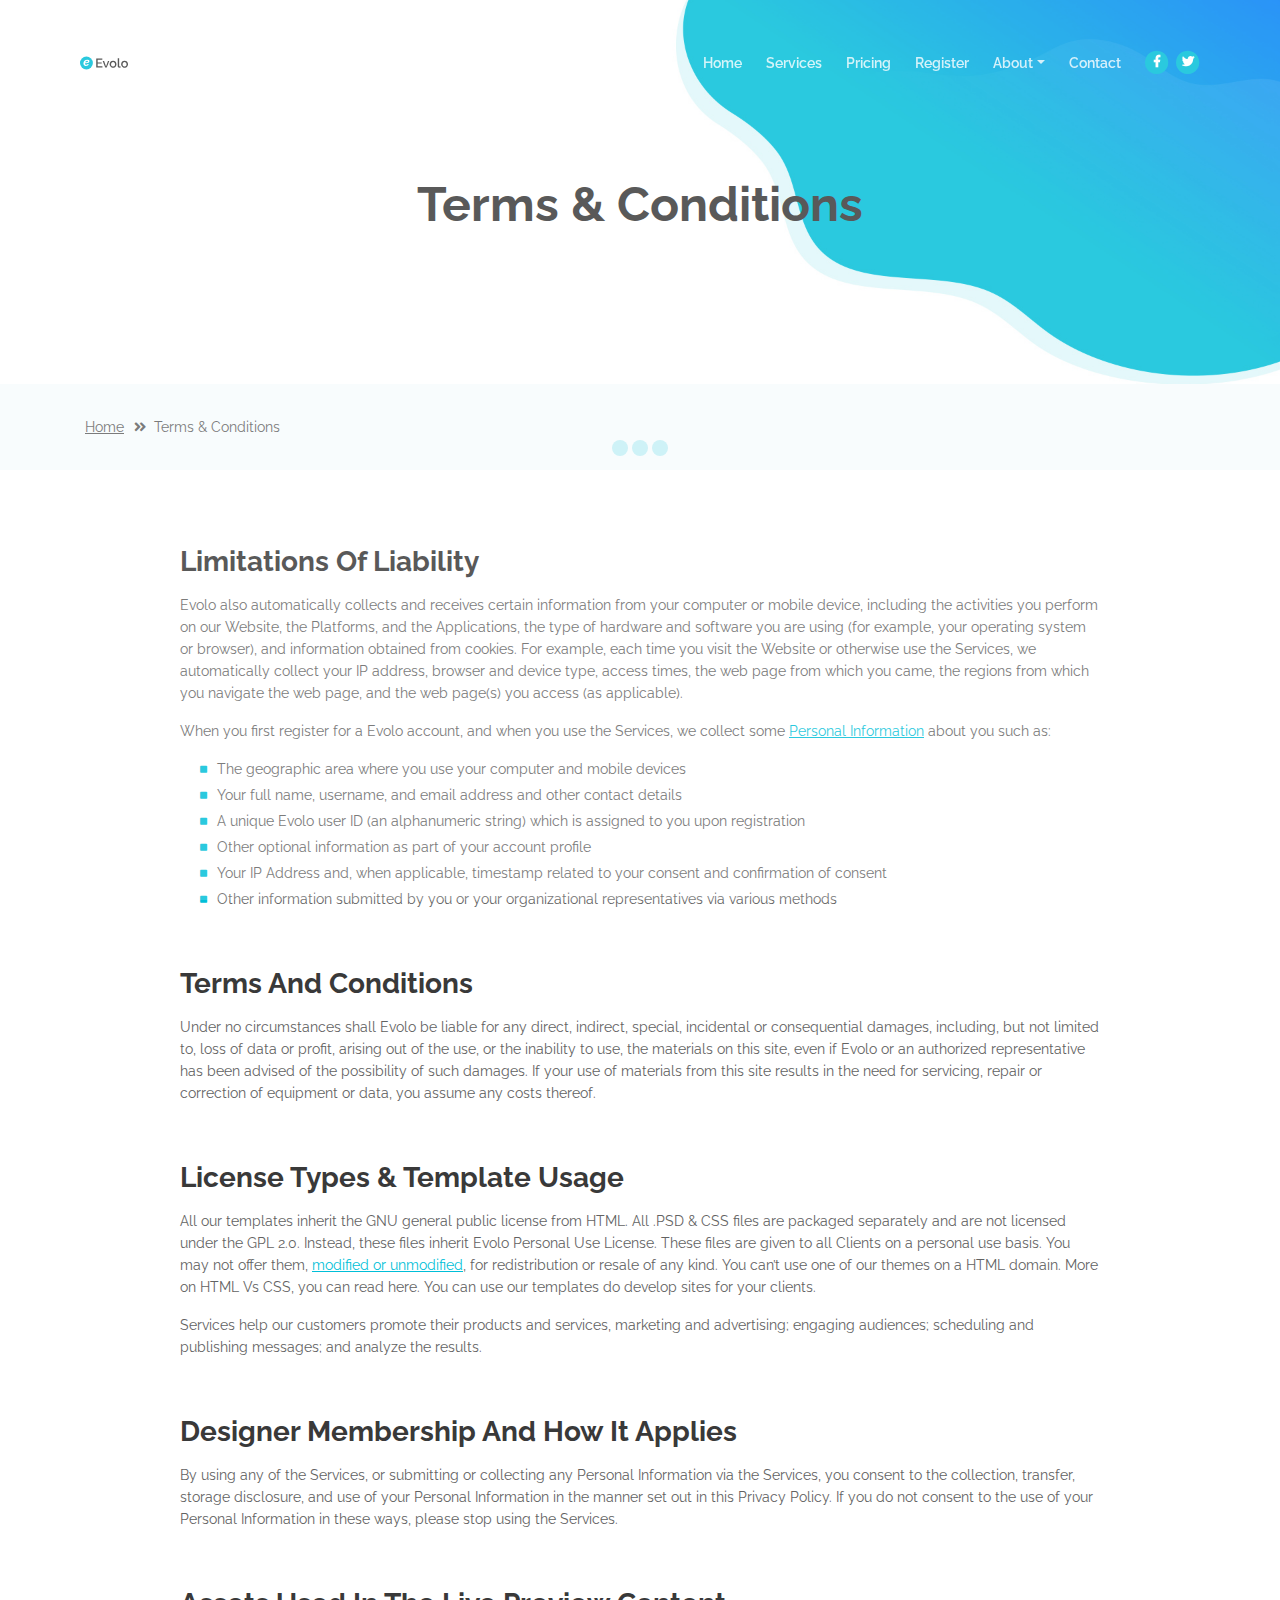
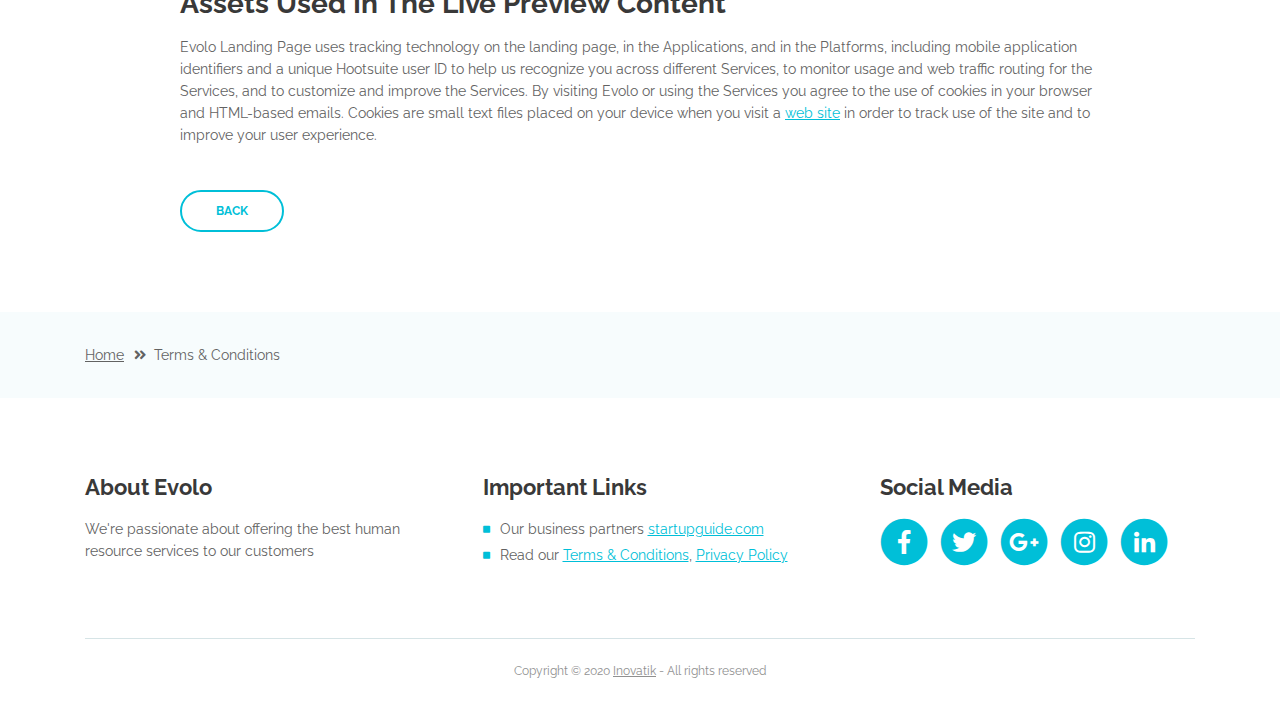
<file: terms-conditions.html>
<!DOCTYPE html>
<html lang="en">
<head>
    <meta charset="utf-8">
    <meta name="viewport" content="width=device-width, initial-scale=1, shrink-to-fit=no">
    
    <!-- SEO Meta Tags -->
    <meta name="description" content="Create a stylish landing page for your business startup and get leads for the offered services with this HTML landing page template.">
    <meta name="author" content="Inovatik">

    <!-- OG Meta Tags to improve the way the post looks when you share the page on LinkedIn, Facebook, Google+ -->
	<meta property="og:site_name" content="" /> <!-- website name -->
	<meta property="og:site" content="" /> <!-- website link -->
	<meta property="og:title" content=""/> <!-- title shown in the actual shared post -->
	<meta property="og:description" content="" /> <!-- description shown in the actual shared post -->
	<meta property="og:image" content="" /> <!-- image link, make sure it's jpg -->
	<meta property="og:url" content="" /> <!-- where do you want your post to link to -->
	<meta property="og:type" content="article" />

    <!-- Website Title -->
    <title>Terms Conditions - Evolo - StartUp HTML Landing Page Template</title>
    
    <!-- Styles -->
    <link href="https://fonts.googleapis.com/css?family=Raleway:400,400i,600,700,700i&amp;subset=latin-ext" rel="stylesheet">
    <link href="css/bootstrap.css" rel="stylesheet">
    <link href="css/fontawesome-all.css" rel="stylesheet">
    <link href="css/swiper.css" rel="stylesheet">
	<link href="css/magnific-popup.css" rel="stylesheet">
	<link href="css/styles.css" rel="stylesheet">
	
	<!-- Favicon  -->
    <link rel="icon" href="images/favicon.png">
</head>
<body data-spy="scroll" data-target=".fixed-top">
    
    <!-- Preloader -->
	<div class="spinner-wrapper">
        <div class="spinner">
            <div class="bounce1"></div>
            <div class="bounce2"></div>
            <div class="bounce3"></div>
        </div>
    </div>
    <!-- end of preloader -->
    

    <!-- Navbar -->
    <nav class="navbar navbar-expand-lg navbar-dark navbar-custom fixed-top">
        <!-- Text Logo - Use this if you don't have a graphic logo -->
        <!-- <a class="navbar-brand logo-text page-scroll" href="index.html">Evolo</a> -->

        <!-- Image Logo -->
        <a class="navbar-brand logo-image" href="index.html"><img src="images/logo.svg" alt="alternative"></a>
        
        <!-- Mobile Menu Toggle Button -->
        <button class="navbar-toggler" type="button" data-toggle="collapse" data-target="#navbarsExampleDefault" aria-controls="navbarsExampleDefault" aria-expanded="false" aria-label="Toggle navigation">
            <span class="navbar-toggler-awesome fas fa-bars"></span>
            <span class="navbar-toggler-awesome fas fa-times"></span>
        </button>
        <!-- end of mobile menu toggle button -->

        <div class="collapse navbar-collapse" id="navbarsExampleDefault">
            <ul class="navbar-nav ml-auto">
                <li class="nav-item">
                    <a class="nav-link page-scroll" href="index.html#header">Home <span class="sr-only">(current)</span></a>
                </li>
                <li class="nav-item">
                    <a class="nav-link page-scroll" href="index.html#services">Services</a>
                </li>
                <li class="nav-item">
                    <a class="nav-link page-scroll" href="index.html#details">Pricing</a>
                </li>
                <li class="nav-item">
                    <a class="nav-link page-scroll" href="index.html#pricing">Register</a>
                </li>

                <!-- Dropdown Menu -->          
                <li class="nav-item dropdown">
                    <a class="nav-link dropdown-toggle page-scroll" href="index.html#about" id="navbarDropdown" role="button" aria-haspopup="true" aria-expanded="false">About</a>
                    <div class="dropdown-menu" aria-labelledby="navbarDropdown">
                        <a class="dropdown-item" href="terms-conditions.html"><span class="item-text">Terms Conditions</span></a>
                        <div class="dropdown-items-divide-hr"></div>
                        <a class="dropdown-item" href="privacy-policy.html"><span class="item-text">Privacy Policy</span></a>
                    </div>
                </li>
                <!-- end of dropdown menu -->

                <li class="nav-item">
                    <a class="nav-link page-scroll" href="index.html#contact">Contact</a>
                </li>
            </ul>
            <span class="nav-item social-icons">
                <span class="fa-stack">
                    <a href="#your-link">
                        <i class="fas fa-circle fa-stack-2x facebook"></i>
                        <i class="fab fa-facebook-f fa-stack-1x"></i>
                    </a>
                </span>
                <span class="fa-stack">
                    <a href="#your-link">
                        <i class="fas fa-circle fa-stack-2x twitter"></i>
                        <i class="fab fa-twitter fa-stack-1x"></i>
                    </a>
                </span>
            </span>
        </div>
    </nav> <!-- end of navbar -->
    <!-- end of navbar -->


    <!-- Header -->
    <header id="header" class="ex-header">
        <div class="container">
            <div class="row">
                <div class="col-lg-12">
                    <h1>Terms & Conditions</h1>
                </div> <!-- end of col -->
            </div> <!-- end of row -->
        </div> <!-- end of container -->
    </header> <!-- end of ex-header -->
    <!-- end of header -->


    <!-- Breadcrumbs -->
    <div class="ex-basic-1">
        <div class="container">
            <div class="row">
                <div class="col-lg-12">
                    <div class="breadcrumbs">
                        <a href="index.html">Home</a><i class="fa fa-angle-double-right"></i><span>Terms & Conditions</span>
                    </div> <!-- end of breadcrumbs -->
                </div> <!-- end of col -->
            </div> <!-- end of row -->
        </div> <!-- end of container -->
    </div> <!-- end of ex-basic-1 -->
    <!-- end of breadcrumbs -->


    <!-- Terms Content -->
    <div class="ex-basic-2">
        <div class="container">
            <div class="row">
                <div class="col-lg-10 offset-lg-1">
                    <div class="text-container">
                        <h3>Limitations Of Liability</h3>
                        <p>Evolo also automatically collects and receives certain information from your computer or mobile device, including the activities you perform on our Website, the Platforms, and the Applications, the type of hardware and software you are using (for example, your operating system or browser), and information obtained from cookies. For example, each time you visit the Website or otherwise use the Services, we automatically collect your IP address, browser and device type, access times, the web page from which you came, the regions from which you navigate the web page, and the web page(s) you access (as applicable).</p>
                        <p>When you first register for a Evolo account, and when you use the Services, we collect some <a class="turquoise" href="#your-link">Personal Information</a> about you such as:</p>
                        <ul class="list-unstyled li-space-lg indent">
                            <li class="media">
                                <i class="fas fa-square"></i>
                                <div class="media-body">The geographic area where you use your computer and mobile devices</div>
                            </li>
                            <li class="media">
                                <i class="fas fa-square"></i>
                                <div class="media-body">Your full name, username, and email address and other contact details</div>
                            </li>
                            <li class="media">
                                <i class="fas fa-square"></i>
                                <div class="media-body">A unique Evolo user ID (an alphanumeric string) which is assigned to you upon registration</div>
                            </li>
                            <li class="media">
                                <i class="fas fa-square"></i>
                                <div class="media-body">Other optional information as part of your account profile</div>
                            </li>
                            <li class="media">
                                <i class="fas fa-square"></i>
                                <div class="media-body">Your IP Address and, when applicable, timestamp related to your consent and confirmation of consent</div>
                            </li>
                            <li class="media">
                                <i class="fas fa-square"></i>
                                <div class="media-body">Other information submitted by you or your organizational representatives via various methods</div>
                            </li>
                        </ul>
                    </div> <!-- end of text-container -->
                    
                    <div class="text-container">
                        <h3>Terms And Conditions</h3>
                        <p>Under no circumstances shall Evolo be liable for any direct, indirect, special, incidental or consequential damages, including, but not limited to, loss of data or profit, arising out of the use, or the inability to use, the materials on this site, even if Evolo or an authorized representative has been advised of the possibility of such damages. If your use of materials from this site results in the need for servicing, repair or correction of equipment or data, you assume any costs thereof.</p>
                    </div> <!-- end of text-container -->

                    <div class="text-container">
                        <h3>License Types & Template Usage</h3>
                        <p>All our templates inherit the GNU general public license from HTML. All .PSD & CSS files are packaged separately and are not licensed under the GPL 2.0. Instead, these files inherit Evolo Personal Use License. These files are given to all Clients on a personal use basis. You may not offer them, <a class="turquoise" href="#your-link">modified or unmodified</a>, for redistribution or resale of any kind. You can’t use one of our themes on a HTML domain. More on HTML Vs CSS, you can read here. You can use our templates do develop sites for your clients.</p>
                        <p>Services help our customers promote their products and services, marketing and advertising; engaging audiences; scheduling and publishing messages; and analyze the results.</p>
                    </div> <!-- end of text-container -->

                    <div class="text-container">
                        <h3>Designer Membership And How It Applies</h3>
                        <p>By using any of the Services, or submitting or collecting any Personal Information via the Services, you consent to the collection, transfer, storage disclosure, and use of your Personal Information in the manner set out in this Privacy Policy. If you do not consent to the use of your Personal Information in these ways, please stop using the Services.</p>
                    </div> <!-- end of text-container -->
                    
                    <div class="text-container last">
                        <h3>Assets Used In The Live Preview Content</h3>
                        <p>Evolo Landing Page uses tracking technology on the landing page, in the Applications, and in the Platforms, including mobile application identifiers and a unique Hootsuite user ID to help us recognize you across different Services, to monitor usage and web traffic routing for the Services, and to customize and improve the Services. By visiting Evolo or using the Services you agree to the use of cookies in your browser and HTML-based emails. Cookies are small text files placed on your device when you visit a <a class="turquoise" href="#your-link">web site</a> in order to track use of the site and to improve your user experience.</p>
                        <a class="btn-outline-reg" href="index.html">BACK</a>
                    </div> <!-- end of text-container -->
                </div>
            </div> <!-- end of row -->
        </div> <!-- end of container -->
    </div> <!-- end of ex-basic -->
    <!-- end of terms content -->

    
    <!-- Breadcrumbs -->
    <div class="ex-basic-1">
        <div class="container">
            <div class="row">
                <div class="col-lg-12">
                    <div class="breadcrumbs">
                        <a href="index.html">Home</a><i class="fa fa-angle-double-right"></i><span>Terms & Conditions</span>
                    </div> <!-- end of breadcrumbs -->
                </div> <!-- end of col -->
            </div> <!-- end of row -->
        </div> <!-- end of container -->
    </div> <!-- end of ex-basic-1 -->
    <!-- end of breadcrumbs -->


    <!-- Footer -->
    <div class="footer">
        <div class="container">
            <div class="row">
                <div class="col-md-4">
                    <div class="footer-col">
                        <h4>About Evolo</h4>
                        <p>We're passionate about offering the best human resource services to our customers</p>
                    </div>
                </div> <!-- end of col -->
                <div class="col-md-4">
                    <div class="footer-col middle">
                        <h4>Important Links</h4>
                        <ul class="list-unstyled li-space-lg">
                            <li class="media">
                                <i class="fas fa-square"></i>
                                <div class="media-body">Our business partners <a class="turquoise" href="#your-link">startupguide.com</a></div>
                            </li>
                            <li class="media">
                                <i class="fas fa-square"></i>
                                <div class="media-body">Read our <a class="turquoise" href="terms-conditions.html">Terms & Conditions</a>, <a class="turquoise" href="privacy-policy.html">Privacy Policy</a></div>
                            </li>
                        </ul>
                    </div>
                </div> <!-- end of col -->
                <div class="col-md-4">
                    <div class="footer-col last">
                        <h4>Social Media</h4>
                        <span class="fa-stack fa-lg">
                            <a href="#your-link">
                                <i class="fas fa-circle fa-stack-2x"></i>
                                <i class="fab fa-facebook-f fa-stack-1x"></i>
                            </a>
                        </span>
                        <span class="fa-stack fa-lg">
                            <a href="#your-link">
                                <i class="fas fa-circle fa-stack-2x"></i>
                                <i class="fab fa-twitter fa-stack-1x"></i>
                            </a>
                        </span>
                        <span class="fa-stack fa-lg">
                            <a href="#your-link">
                                <i class="fas fa-circle fa-stack-2x"></i>
                                <i class="fab fa-google-plus-g fa-stack-1x"></i>
                            </a>
                        </span>
                        <span class="fa-stack fa-lg">
                            <a href="#your-link">
                                <i class="fas fa-circle fa-stack-2x"></i>
                                <i class="fab fa-instagram fa-stack-1x"></i>
                            </a>
                        </span>
                        <span class="fa-stack fa-lg">
                            <a href="#your-link">
                                <i class="fas fa-circle fa-stack-2x"></i>
                                <i class="fab fa-linkedin-in fa-stack-1x"></i>
                            </a>
                        </span>
                    </div> 
                </div> <!-- end of col -->
            </div> <!-- end of row -->
        </div> <!-- end of container -->
    </div> <!-- end of footer -->  
    <!-- end of footer -->


    <!-- Copyright -->
    <div class="copyright">
        <div class="container">
            <div class="row">
                <div class="col-lg-12">
                    <p class="p-small">Copyright © 2020 <a href="https://inovatik.com">Inovatik</a> - All rights reserved</p>
                </div> <!-- end of col -->
            </div> <!-- enf of row -->
        </div> <!-- end of container -->
    </div> <!-- end of copyright --> 
    <!-- end of copyright -->

	
    <!-- Scripts -->
    <script src="js/jquery.min.js"></script> <!-- jQuery for Bootstrap's JavaScript plugins -->
    <script src="js/popper.min.js"></script> <!-- Popper tooltip library for Bootstrap -->
    <script src="js/bootstrap.min.js"></script> <!-- Bootstrap framework -->
    <script src="js/jquery.easing.min.js"></script> <!-- jQuery Easing for smooth scrolling between anchors -->
    <script src="js/swiper.min.js"></script> <!-- Swiper for image and text sliders -->
    <script src="js/jquery.magnific-popup.js"></script> <!-- Magnific Popup for lightboxes -->
    <script src="js/validator.min.js"></script> <!-- Validator.js - Bootstrap plugin that validates forms -->
    <script src="js/scripts.js"></script> <!-- Custom scripts -->
</body>
</html>
</file>
<file: css/styles.css>
body,
html {
    width: 100%;
	height: 100%;
}

body, p {
	color: #626262;
	font: 400 0.875rem/1.375rem "Raleway", sans-serif;
}

.p-large {
	font: 400 1rem/1.5rem "Raleway", sans-serif;
}

.p-small {
	font: 400 0.75rem/1.25rem "Raleway", sans-serif;
}

.p-heading {
	margin-bottom: 3.875rem;
}

.li-space-lg li {
	margin-bottom: 0.25rem;
}

.indent {
	padding-left: 1.25rem;
}

h1 {
	color: #393939;
	font: 700 3rem/3.5rem "Raleway", sans-serif;
}

h2 {
	color: #393939;
	font: 700 2.25rem/2.75rem "Raleway", sans-serif;
}

h3 {
	color: #393939;
	font: 700 1.75rem/2rem "Raleway", sans-serif;
}

h4 {
	color: #393939;
	font: 700 1.375rem/1.875rem "Raleway", sans-serif;
}

h5 {
	color: #393939;
	font: 700 1.125rem/1.625rem "Raleway", sans-serif;
}

h6 {
	color: #393939;
	font: 700 1rem/1.5rem "Raleway", sans-serif;
}

a {
	color: #626262;
	text-decoration: underline;
}

a:hover {
	color: #626262;
	text-decoration: underline;
}

a.turquoise {
	color: #00bfd8;
}

a.white {
	color: #fff;
}

.testimonial-text {
	font: italic 400 1rem/1.5rem "Raleway", sans-serif;
}

.testimonial-author {
	font: 700 1rem/1.5rem "Raleway", sans-serif;
}

.turquoise {
	color: #00bfd8;
}

.btn-solid-reg {
	display: inline-block;
	padding: 1.1875rem 2.125rem 1.1875rem 2.125rem;
	border: 0.125rem solid #00bfd8;
	border-radius: 2rem;
	background-color: #00bfd8;
	color: #fff;
	font: 700 0.75rem/0 "Raleway", sans-serif;
	text-decoration: none;
	transition: all 0.2s;
}

.btn-solid-reg:hover {
	background-color: transparent;
	color: #00bfd8;
	text-decoration: none;
}

.btn-solid-lg {
	display: inline-block;
	padding: 1.375rem 2.625rem 1.375rem 2.625rem;
	border: 0.125rem solid #00bfd8;
	border-radius: 2rem;
	background-color: #00bfd8;
	color: #fff;
	font: 700 0.75rem/0 "Raleway", sans-serif;
	text-decoration: none;
	transition: all 0.2s;
}

.btn-solid-lg:hover {
	background-color: transparent;
	color: #00bfd8;
	text-decoration: none;
}

.btn-outline-reg {
	display: inline-block;
	padding: 1.1875rem 2.125rem 1.1875rem 2.125rem;
	border: 0.125rem solid #00bfd8;
	border-radius: 2rem;
	background-color: transparent;
	color: #00bfd8;
	font: 700 0.75rem/0 "Raleway", sans-serif;
	text-decoration: none;
	transition: all 0.2s;
}

.btn-outline-reg:hover {
	background-color: #00bfd8;
	color: #fff;
	text-decoration: none;
}

.btn-outline-lg {
	display: inline-block;
	padding: 1.375rem 2.625rem 1.375rem 2.625rem;
	border: 0.125rem solid #00bfd8;
	border-radius: 2rem;
	background-color: transparent;
	color: #00bfd8;
	font: 700 0.75rem/0 "Raleway", sans-serif;
	text-decoration: none;
	transition: all 0.2s;
}

.btn-outline-lg:hover {
	background-color: #00bfd8;
	color: #fff;
	text-decoration: none;
}

.btn-outline-sm {
	display: inline-block;
	padding: 1rem 1.625rem 0.875rem 1.625rem;
	border: 0.125rem solid #00bfd8;
	border-radius: 2rem;
	background-color: transparent;
	color: #00bfd8;
	font: 700 0.625rem/0 "Raleway", sans-serif;
	text-decoration: none;
	transition: all 0.2s;
}

.btn-outline-sm:hover {
	background-color: #00bfd8;
	color: #fff;
	text-decoration: none;
}

.form-group {
	position: relative;
	margin-bottom: 1.25rem;
}

.form-group.has-error.has-danger {
	margin-bottom: 0.625rem;
}

.form-group.has-error.has-danger .help-block.with-errors ul {
	margin-top: 0.375rem;
}

.label-control {
	position: absolute;
	top: 0.87rem;
	left: 1.375rem;
	color: #626262;
	opacity: 1;
	font: 400 0.875rem/1.375rem "Raleway", sans-serif;
	cursor: text;
	transition: all 0.2s ease;
}

/* IE10+ hack to solve lower label text position compared to the rest of the browsers */
@media screen and (-ms-high-contrast: active), screen and (-ms-high-contrast: none) {
	.label-control {
		top: 0.9375rem;
	}
}

.form-control-input:focus + .label-control,
.form-control-input.notEmpty + .label-control,
.form-control-textarea:focus + .label-control,
.form-control-textarea.notEmpty + .label-control {
	top: 0.125rem;
	opacity: 1;
	font-size: 0.75rem;
	font-weight: 700;
}

.form-control-input,
.form-control-select {
	display: block; /* needed for proper display of the label in Firefox, IE, Edge */
	width: 100%;
	padding-top: 1.0625rem;
	padding-bottom: 0.0625rem;
	padding-left: 1.3125rem;
	border: 1px solid #c4d8dc;
	border-radius: 0.25rem;
	background-color: #fff;
	color: #626262;
	font: 400 0.875rem/1.875rem "Raleway", sans-serif;
	transition: all 0.2s;
	-webkit-appearance: none; /* removes inner shadow on form inputs on ios safari */
}

.form-control-select {
	padding-top: 0.5rem;
	padding-bottom: 0.5rem;
	height: 3rem;
}

/* IE10+ hack to solve lower label text position compared to the rest of the browsers */
@media screen and (-ms-high-contrast: active), screen and (-ms-high-contrast: none) {
	.form-control-input {
		padding-top: 1.25rem;
		padding-bottom: 0.75rem;
		line-height: 1.75rem;
	}

	.form-control-select {
		padding-top: 0.875rem;
		padding-bottom: 0.75rem;
		height: 3.125rem;
		line-height: 2.125rem;
	}
}

select {
    /* you should keep these first rules in place to maintain cross-browser behavior */
    -webkit-appearance: none;
	-moz-appearance: none;
	-ms-appearance: none;
    -o-appearance: none;
    appearance: none;
    background-image: url('../images/down-arrow.png');
    background-position: 96% 50%;
    background-repeat: no-repeat;
    outline: none;
}

select::-ms-expand {
    display: none; /* removes the ugly default down arrow on select form field in IE11 */
}

.form-control-textarea {
	display: block; /* used to eliminate a bottom gap difference between Chrome and IE/FF */
	width: 100%;
	height: 8rem; /* used instead of html rows to normalize height between Chrome and IE/FF */
	padding-top: 1.25rem;
	padding-left: 1.3125rem;
	border: 1px solid #c4d8dc;
	border-radius: 0.25rem;
	background-color: #fff;
	color: #626262;
	font: 400 0.875rem/1.75rem "Raleway", sans-serif;
	transition: all 0.2s;
}

.form-control-input:focus,
.form-control-select:focus,
.form-control-textarea:focus {
	border: 1px solid #a1a1a1;
	outline: none; /* Removes blue border on focus */
}

.form-control-input:hover,
.form-control-select:hover,
.form-control-textarea:hover {
	border: 1px solid #a1a1a1;
}

.checkbox {
	font: 400 0.75rem/1.25rem "Raleway", sans-serif;
}

input[type='checkbox'] {
	vertical-align: -15%;
	margin-right: 0.375rem;
}

/* IE10+ hack to raise checkbox field position compared to the rest of the browsers */
@media screen and (-ms-high-contrast: active), screen and (-ms-high-contrast: none) {
	input[type='checkbox'] {
		vertical-align: -9%;
	}
}

.form-control-submit-button {
	display: inline-block;
	width: 100%;
	height: 3.125rem;
	border: 1px solid #00bfd8;
	border-radius: 1.5rem;
	background-color: #00bfd8;
	color: #fff;
	font: 700 0.75rem/1.75rem "Raleway", sans-serif;
	cursor: pointer;
	transition: all 0.2s;
}

.form-control-submit-button:hover {
	background-color: transparent;
	color: #00bfd8;
}

/* Form Success And Error Message Formatting */
#rmsgSubmit.h3.text-center.tada.animated,
#cmsgSubmit.h3.text-center.tada.animated,
#pmsgSubmit.h3.text-center.tada.animated,
#rmsgSubmit.h3.text-center,
#cmsgSubmit.h3.text-center,
#pmsgSubmit.h3.text-center {
	display: block;
	margin-bottom: 0;
	color: #626262;
	font: 400 1.125rem/1rem "Raleway", sans-serif;
}

.help-block.with-errors .list-unstyled {
	color: #626262;
	font-size: 0.75rem;
	line-height: 1.125rem;
	text-align: left;
}

.help-block.with-errors ul {
	margin-bottom: 0;
}
/* end of form success and error message formatting */

/* Form Success And Error Message Animation - Animate.css */
@-webkit-keyframes tada {
	from {
		-webkit-transform: scale3d(1, 1, 1);
		-ms-transform: scale3d(1, 1, 1);
		transform: scale3d(1, 1, 1);
	}
	10%, 20% {
		-webkit-transform: scale3d(.9, .9, .9) rotate3d(0, 0, 1, -3deg);
		-ms-transform: scale3d(.9, .9, .9) rotate3d(0, 0, 1, -3deg);
		transform: scale3d(.9, .9, .9) rotate3d(0, 0, 1, -3deg);
	}
	30%, 50%, 70%, 90% {
		-webkit-transform: scale3d(1.1, 1.1, 1.1) rotate3d(0, 0, 1, 3deg);
		-ms-transform: scale3d(1.1, 1.1, 1.1) rotate3d(0, 0, 1, 3deg);
		transform: scale3d(1.1, 1.1, 1.1) rotate3d(0, 0, 1, 3deg);
	}
	40%, 60%, 80% {
		-webkit-transform: scale3d(1.1, 1.1, 1.1) rotate3d(0, 0, 1, -3deg);
		-ms-transform: scale3d(1.1, 1.1, 1.1) rotate3d(0, 0, 1, -3deg);
		transform: scale3d(1.1, 1.1, 1.1) rotate3d(0, 0, 1, -3deg);
	}
	to {
		-webkit-transform: scale3d(1, 1, 1);
		-ms-transform: scale3d(1, 1, 1);
		transform: scale3d(1, 1, 1);
	}
}

@keyframes tada {
	from {
		-webkit-transform: scale3d(1, 1, 1);
		-ms-transform: scale3d(1, 1, 1);
		transform: scale3d(1, 1, 1);
	}
	10%, 20% {
		-webkit-transform: scale3d(.9, .9, .9) rotate3d(0, 0, 1, -3deg);
		-ms-transform: scale3d(.9, .9, .9) rotate3d(0, 0, 1, -3deg);
		transform: scale3d(.9, .9, .9) rotate3d(0, 0, 1, -3deg);
	}
	30%, 50%, 70%, 90% {
		-webkit-transform: scale3d(1.1, 1.1, 1.1) rotate3d(0, 0, 1, 3deg);
		-ms-transform: scale3d(1.1, 1.1, 1.1) rotate3d(0, 0, 1, 3deg);
		transform: scale3d(1.1, 1.1, 1.1) rotate3d(0, 0, 1, 3deg);
	}
	40%, 60%, 80% {
		-webkit-transform: scale3d(1.1, 1.1, 1.1) rotate3d(0, 0, 1, -3deg);
		-ms-transform: scale3d(1.1, 1.1, 1.1) rotate3d(0, 0, 1, -3deg);
		transform: scale3d(1.1, 1.1, 1.1) rotate3d(0, 0, 1, -3deg);
	}
	to {
		-webkit-transform: scale3d(1, 1, 1);
		-ms-transform: scale3d(1, 1, 1);
		transform: scale3d(1, 1, 1);
	}
}

.tada {
	-webkit-animation-name: tada;
	animation-name: tada;
}

.animated {
	-webkit-animation-duration: 1s;
	animation-duration: 1s;
	-webkit-animation-fill-mode: both;
	animation-fill-mode: both;
}
/* end of form success and error message animation - Animate.css */

/* Fade-move Animation For Lightbox - Magnific Popup */
/* at start */
.my-mfp-slide-bottom .zoom-anim-dialog {
	opacity: 0;
	transition: all 0.2s ease-out;
	-webkit-transform: translateY(-1.25rem) perspective(37.5rem) rotateX(10deg);
	-ms-transform: translateY(-1.25rem) perspective(37.5rem) rotateX(10deg);
	transform: translateY(-1.25rem) perspective(37.5rem) rotateX(10deg);
}

/* animate in */
.my-mfp-slide-bottom.mfp-ready .zoom-anim-dialog {
	opacity: 1;
	-webkit-transform: translateY(0) perspective(37.5rem) rotateX(0);
	-ms-transform: translateY(0) perspective(37.5rem) rotateX(0);
	transform: translateY(0) perspective(37.5rem) rotateX(0);
}

/* animate out */
.my-mfp-slide-bottom.mfp-removing .zoom-anim-dialog {
	opacity: 0;
	-webkit-transform: translateY(-0.625rem) perspective(37.5rem) rotateX(10deg);
	-ms-transform: translateY(-0.625rem) perspective(37.5rem) rotateX(10deg);
	transform: translateY(-0.625rem) perspective(37.5rem) rotateX(10deg);
}

/* dark overlay, start state */
.my-mfp-slide-bottom.mfp-bg {
	opacity: 0;
	transition: opacity 0.2s ease-out;
}

/* animate in */
.my-mfp-slide-bottom.mfp-ready.mfp-bg {
	opacity: 0.8;
}
/* animate out */
.my-mfp-slide-bottom.mfp-removing.mfp-bg {
	opacity: 0;
}
/* end of fade-move animation for lightbox - magnific popup */

/* Fade Animation For Image Slider - Magnific Popup */
@-webkit-keyframes fadeIn {
	from {
		opacity: 0;
	}
	to {
		opacity: 1;
	}
}

@keyframes fadeIn {
	from {
		opacity: 0;
	}
	to {
		opacity: 1;
	}
}

.fadeIn {
	-webkit-animation: fadeIn 0.6s;
	animation: fadeIn 0.6s;
}

@-webkit-keyframes fadeOut {
	from {
		opacity: 1;
	}
	to {
		opacity: 0;
	}
}

@keyframes fadeOut {
	from {
		opacity: 1;
	}
	to {
		opacity: 0;
	}
}

.fadeOut {
	-webkit-animation: fadeOut 0.8s;
	animation: fadeOut 0.8s;
}
/* end of fade animation for image slider - magnific popup */


/*************************/
/*     02. Preloader     */
/*************************/
.spinner-wrapper {
	position: fixed;
	z-index: 999999;
	top: 0;
	right: 0;
	bottom: 0;
	left: 0;
	background: #fff;
}

.spinner {
	position: absolute;
	top: 50%; /* centers the loading animation vertically one the screen */
	left: 50%; /* centers the loading animation horizontally one the screen */
	width: 3.75rem;
	height: 1.25rem;
	margin: -0.625rem 0 0 -1.875rem; /* is width and height divided by two */
	text-align: center;
}

.spinner > div {
	display: inline-block;
	width: 1rem;
	height: 1rem;
	border-radius: 100%;
	background-color: #00bfd8;
	-webkit-animation: sk-bouncedelay 1.4s infinite ease-in-out both;
	animation: sk-bouncedelay 1.4s infinite ease-in-out both;
}

.spinner .bounce1 {
	-webkit-animation-delay: -0.32s;
	animation-delay: -0.32s;
}

.spinner .bounce2 {
	-webkit-animation-delay: -0.16s;
	animation-delay: -0.16s;
}

@-webkit-keyframes sk-bouncedelay {
	0%, 80%, 100% { -webkit-transform: scale(0); }
	40% { -webkit-transform: scale(1.0); }
}

@keyframes sk-bouncedelay {
	0%, 80%, 100% {
		-webkit-transform: scale(0);
		-ms-transform: scale(0);
		transform: scale(0);
	} 40% {
		-webkit-transform: scale(1.0);
		-ms-transform: scale(1.0);
		transform: scale(1.0);
	}
}


/**************************/
/*     03. Navigation     */
/**************************/
.navbar-custom {
	background-color: #fff;
	box-shadow: 0 0.0625rem 0.375rem 0 rgba(0, 0, 0, 0.1);
	font: 600 0.875rem/0.875rem "Raleway", sans-serif;
	transition: all 0.2s;
}

.navbar-custom .navbar-brand.logo-image img {
    width: 3rem;
	height: 3rem;
}

.navbar-custom .navbar-brand.logo-text {
	font: 600 2rem/1.5rem "Raleway", sans-serif;
	color: #393939;
	text-decoration: none;
}

.navbar-custom .navbar-nav {
	margin-top: 0.75rem;
	margin-bottom: 0.5rem;
}

.navbar-custom .nav-item .nav-link {
	padding: 0.625rem 0.75rem 0.625rem 0.75rem;
	color: #393939;
	text-decoration: none;
	transition: all 0.2s ease;
}

.navbar-custom .nav-item .nav-link:hover,
.navbar-custom .nav-item .nav-link.active {
	color: #00bfd8;
}

/* Dropdown Menu */
.navbar-custom .dropdown:hover > .dropdown-menu {
	display: block; /* this makes the dropdown menu stay open while hovering it */
	min-width: auto;
	animation: fadeDropdown 0.2s; /* required for the fade animation */
}

@keyframes fadeDropdown {
    0% {
        opacity: 0;
    }

    100% {
        opacity: 1;
    }
}

.navbar-custom .dropdown-toggle:focus { /* removes dropdown outline on focus */
	outline: 0;
}

.navbar-custom .dropdown-menu {
	margin-top: 0;
	border: none;
	border-radius: 0.25rem;
	background-color: #fff;
}

.navbar-custom .dropdown-item {
	color: #393939;
	text-decoration: none;
}

.navbar-custom .dropdown-item:hover {
	background-color: #fff;
}

.navbar-custom .dropdown-item .item-text {
	font: 600 0.875rem/0.875rem "Raleway", sans-serif;
}

.navbar-custom .dropdown-item:hover .item-text {
	color: #00bfd8;
}

.navbar-custom .dropdown-items-divide-hr {
	width: 100%;
	height: 1px;
	margin: 0.75rem auto 0.725rem auto;
	border: none;
	background-color: #c4d8dc;
	opacity: 0.2;
}
/* end of dropdown menu */

.navbar-custom .social-icons {
	display: none;
}

.navbar-custom .navbar-toggler {
	border: none;
	color: #393939;
	font-size: 2rem;
}

.navbar-custom button[aria-expanded='false'] .navbar-toggler-awesome.fas.fa-times{
	display: none;
}

.navbar-custom button[aria-expanded='false'] .navbar-toggler-awesome.fas.fa-bars{
	display: inline-block;
}

.navbar-custom button[aria-expanded='true'] .navbar-toggler-awesome.fas.fa-bars{
	display: none;
}

.navbar-custom button[aria-expanded='true'] .navbar-toggler-awesome.fas.fa-times{
	display: inline-block;
	margin-right: 0.125rem;
}


/*********************/
/*    04. Header     */
/*********************/
.header {
	background-color: #fff;
	border-radius: 10px;
}

.header .header-content {
	padding-top: 8rem;
	padding-bottom: 4rem;
	text-align: center;
}

.header .text-container {
	margin-bottom: 4rem;
}

.header h1 {
	margin-bottom: 1.125rem;
	font-size: 2.5rem;
	line-height: 3.125rem;
}

.header .p-large {
	margin-bottom: 1.875rem;
}


/*************************/
/*     05. Customers     */
/*************************/
.slider-1 {
	padding-top: 2.25rem;
	padding-bottom: 2.125rem;
	text-align: center;
}

.slider-1 h5 {
	margin-bottom: 0.75rem;
}

.slider-1 .slider-container {
	padding-top: 2.75rem;
	padding-bottom: 2.75rem;
	border-radius: 0.5rem;
	background-color: #f7fcfd;
}


/************************/
/*     06. Services     */
/************************/
.cards-1 {
	padding-top: 4rem;
	padding-bottom: 1.625rem;
	text-align: center;
}

.cards-1 h2 {
	margin-bottom: 1rem;
}

.cards-1 .card {
	max-width: 21rem;
	margin-right: auto;
	margin-bottom: 4.5rem;
	margin-left: auto;
	padding: 3.25rem 2rem 2rem 2rem;
	border: 1px solid #c4d8dc;
	border-radius: 0.5rem;
	background: transparent;
}

.cards-1 .card-image {
	width: 6rem;
	height: 6rem;
	margin-right: auto;
	margin-bottom: 2rem;
	margin-left: auto;
}

.cards-1 .card-title {
	margin-bottom: 0.875rem;
}

.cards-1 .card-body {
	padding: 0;
}


/*************************/
/*     07. Details 1     */
/*************************/
.basic-1 {
	padding-top: 1.625rem;
	padding-bottom: 3.75rem;
}

.basic-1 .text-container {
	margin-bottom: 4rem;
}

.basic-1 h2 {
	margin-bottom: 1.375rem;
}

.basic-1 .btn-solid-reg {
	margin-top: 0.625rem;
}


/*************************/
/*     08. Details 2     */
/*************************/
.basic-2 {
	padding-top: 3.75rem;
	padding-bottom: 4rem;
}

.basic-2 .image-container {
	margin-bottom: 4rem;
}

.basic-2 h2 {
	margin-bottom: 1.375rem;
}

.basic-2 .list-unstyled .fas {
	color: #00bfd8;
	line-height: 1.375rem;
}

.basic-2 .list-unstyled .media-body {
	margin-left: 0.625rem;
}

.basic-2 .btn-solid-reg {
	margin-top: 0.625rem;
}


/**********************************/
/*     09. Details Lightboxes     */
/**********************************/
.lightbox-basic {
	margin: 2.5rem auto;
	padding: 2rem 1.5rem 2rem 1.5rem;
	border-radius: 0.25rem;
	background: #fff;
	text-align: left;
}

.lightbox-basic .container {
	padding-right: 0;
	padding-left: 0;
}

.lightbox-basic .image-container {
	max-width: 33.75rem;
	margin-right: auto;
	margin-bottom: 3rem;
	margin-left: auto;
}

.lightbox-basic h3 {
	margin-bottom: 0.5rem;
}

.lightbox-basic hr {
	width: 2.5rem;
	height: 0.125rem;
	margin-top: 0;
	margin-bottom: 1.25rem;
	margin-left: 0;
	border: 0;
	background-color: #00bfd8;
	text-align: left;
}

.lightbox-basic h4 {
	margin-bottom: 1rem;
}

.lightbox-basic .list-unstyled .fas {
	color: #00bfd8;
	line-height: 1.375rem;
}

.lightbox-basic .list-unstyled .media-body {
	margin-left: 0.625rem;
}

.lightbox-basic .btn-outline-reg,
.lightbox-basic .btn-solid-reg {
	margin-top: 0.75rem;
}

/* Signup Button */
.lightbox-basic .btn-solid-reg.mfp-close {
	position: relative;
	width: auto;
	height: auto;
	color: #fff;
	opacity: 1;
}

.lightbox-basic .btn-solid-reg.mfp-close:hover {
	color: #00bfd8;
}
/* end of signup Button */

/* Back Button */
.lightbox-basic a.mfp-close.as-button {
	position: relative;
	width: auto;
	height: auto;
	margin-left: 0.375rem;
	color: #00bfd8;
	opacity: 1;
}

.lightbox-basic a.mfp-close.as-button:hover {
	color: #fff;
}
/* end of back button */

.lightbox-basic button.mfp-close.x-button {
	position: absolute;
	top: -0.125rem;
	right: -0.125rem;
	width: 2.75rem;
	height: 2.75rem;
	color: #707984;
}


/***********************/
/*     10. Pricing     */
/***********************/
.cards-2 {
	padding-top: 3rem;
	padding-bottom: 2.75rem;
	text-align: center;
}

.cards-2 h2 {
	margin-bottom: 1rem;
}

.cards-2 .card {
	display: block;
	max-width: 19.5rem;
	margin-right: auto;
	margin-bottom: 6rem;
	margin-left: auto;
	border: 1px solid #c4d8dc;
	border-radius: 0.5rem;
	vertical-align: top;
}

.cards-2 .card .card-body {
	padding: 2.5rem 2.75rem 1.875rem 2.5rem;
}

.cards-2 .card .card-title {
	margin-bottom: 0.625rem;
	color: #393939;
	font-weight: 700;
	font-size: 1.75rem;
	line-height: 2.25rem;
	text-align: center;
}

.cards-2 .card .card-subtitle {
	margin-bottom: 1.75rem;
}

.cards-2 .card .cell-divide-hr {
	height: 1px;
	margin-top: 0;
	margin-bottom: 0;
	border: none;
	background-color: #c4d8dc;
}

.cards-2 .card .price {
	padding-top: 0.875rem;
	padding-bottom: 1.5rem;
}

.cards-2 .card .value {
	color: #00bfd8;
	font-weight: 700;
	font-size: 3.5rem;
	line-height: 4rem;
	text-align: center;
}

.cards-2 .card .currency {
	margin-right: 0.375rem;
	color: #00bfd8;
	font-size: 1.5rem;
	vertical-align: 56%;
}

.cards-2 .card .frequency {
	margin-top: 0.25rem;
	font-size: 0.875rem;
	text-align: center;
}

.cards-2 .card .list-unstyled {
	margin-top: 1.875rem;
	margin-bottom: 1.625rem;
	text-align: left;
}

.cards-2 .card .list-unstyled.li-space-lg li {
	margin-bottom: 0.5rem;
}

.cards-2 .card .list-unstyled .fas {
	color: #00bfd8;
	line-height: 1.375rem;
}

.cards-2 .card .list-unstyled .fas.fa-times {
	margin-left: 0.1875rem;
	margin-right: 0.125rem;
	color: #777b7e;
}

.cards-2 .card .list-unstyled .media-body {
	margin-left: 0.625rem;
}

.cards-2 .card .button-wrapper {
	position: absolute;
	right: 0;
	bottom: -1.25rem;
	left: 0;
	text-align: center;
}

.cards-2 .card .btn-solid-reg:hover {
	background-color: #fff;
}

/* Best Value Label */
.cards-2 .card .label {
    position: absolute;
    top: 0;
    right: 0;
    width: 10.625rem;
    height: 10.625rem;
    overflow: hidden;
}

.cards-2 .card .label .best-value {
    position: relative;
	width: 13.75rem;
	padding: 0.3125rem 0 0.3125rem 4.125rem;
    background-color: #00bfd8;
	color: #fff;
    -webkit-transform: rotate(45deg) translate3d(0, 0, 0);
    -ms-transform: rotate(45deg) translate3d(0, 0, 0);
    transform: rotate(45deg) translate3d(0, 0, 0);
}
/* end of best value label */


/***********************/
/*     11. Request     */
/***********************/
.form-1 {
	padding-top: 6.875rem;
	padding-bottom: 6.25rem;
	background-color: #f9fafc;
}

.form-1 h2 {
	margin-bottom: 1.25rem;
}

.form-1 .list-unstyled {
	margin-top: 1.375rem;
}

.form-1 .list-unstyled .fas {
	color: #00bfd8;
	line-height: 1.375rem;
}

.form-1 .list-unstyled .media-body {
	margin-left: 0.625rem;
}

.form-1 .text-container {
	margin-bottom: 3.5rem;
}


/*********************/
/*     12. Video     */
/*********************/
.basic-3 {
	padding-top: 6.875rem;
	padding-bottom: 6.125rem;
}

.basic-3 h2 {
	margin-bottom: 3rem;
	text-align: center;
}

.basic-3 .image-container {
	margin-bottom: 2.25rem;
}

.basic-3 .image-container img {
	border-radius: 0.5rem;
}

.basic-3 .video-wrapper {
	position: relative;
}

/* Video Play Button */
.basic-3 .video-play-button {
	position: absolute;
	z-index: 10;
	top: 50%;
	left: 50%;
	display: block;
	box-sizing: content-box;
	width: 2rem;
	height: 2.75rem;
	padding: 1.125rem 1.25rem 1.125rem 1.75rem;
	border-radius: 50%;
	-webkit-transform: translateX(-50%) translateY(-50%);
	-ms-transform: translateX(-50%) translateY(-50%);
	transform: translateX(-50%) translateY(-50%);
}

.basic-3 .video-play-button:before {
	content: "";
	position: absolute;
	z-index: 0;
	top: 50%;
	left: 50%;
	display: block;
	width: 4.75rem;
	height: 4.75rem;
	border-radius: 50%;
	background: #00bfd8;
	animation: pulse-border 1500ms ease-out infinite;
	-webkit-transform: translateX(-50%) translateY(-50%);
	-ms-transform: translateX(-50%) translateY(-50%);
	transform: translateX(-50%) translateY(-50%);
}

.basic-3 .video-play-button:after {
	content: "";
	position: absolute;
	z-index: 1;
	top: 50%;
	left: 50%;
	display: block;
	width: 4.375rem;
	height: 4.375rem;
	border-radius: 50%;
	background: #00bfd8;
	transition: all 200ms;
	-webkit-transform: translateX(-50%) translateY(-50%);
	-ms-transform: translateX(-50%) translateY(-50%);
	transform: translateX(-50%) translateY(-50%);
}

.basic-3 .video-play-button span {
	position: relative;
	display: block;
	z-index: 3;
	top: 0.375rem;
	left: 0.25rem;
	width: 0;
	height: 0;
	border-left: 1.625rem solid #fff;
	border-top: 1rem solid transparent;
	border-bottom: 1rem solid transparent;
}

@keyframes pulse-border {
	0% {
		transform: translateX(-50%) translateY(-50%) translateZ(0) scale(1);
		opacity: 1;
	}
	100% {
		transform: translateX(-50%) translateY(-50%) translateZ(0) scale(1.5);
		opacity: 0;
	}
}
/* end of video play button */

.basic-3 p {
	text-align: center;
}


/****************************/
/*     13. Testimonials     */
/****************************/
.slider-2 {
	padding-top: 7.5rem;
	padding-bottom: 7rem;
	background: url('../images/testimonials-background.jpg') center center no-repeat;
	background-size: cover;
}

.slider-2 .image-container {
	margin-bottom: 4rem;
}

.slider-2 h2 {
	margin-bottom: 2.5rem;
	text-align: center;
}

.slider-2 .slider-container {
	position: relative;
}

.slider-2 .swiper-container {
	position: static;
	width: 90%;
	text-align: center;
}

.slider-2 .swiper-button-prev:focus,
.slider-2 .swiper-button-next:focus {
	/* even if you can't see it chrome you can see it on mobile device */
	outline: none;
}

.slider-2 .swiper-button-prev {
	left: -0.5rem;
	background-image: url("data:image/svg+xml;charset=utf-8,%3Csvg%20xmlns%3D'http%3A%2F%2Fwww.w3.org%2F2000%2Fsvg'%20viewBox%3D'0%200%2028%2044'%3E%3Cpath%20d%3D'M0%2C22L22%2C0l2.1%2C2.1L4.2%2C22l19.9%2C19.9L22%2C44L0%2C22L0%2C22L0%2C22z'%20fill%3D'%23626262'%2F%3E%3C%2Fsvg%3E");
	background-size: 1.125rem 1.75rem;
}

.slider-2 .swiper-button-next {
	right: -0.5rem;
	background-image: url("data:image/svg+xml;charset=utf-8,%3Csvg%20xmlns%3D'http%3A%2F%2Fwww.w3.org%2F2000%2Fsvg'%20viewBox%3D'0%200%2028%2044'%3E%3Cpath%20d%3D'M27%2C22L27%2C22L5%2C44l-2.1-2.1L22.8%2C22L2.9%2C2.1L5%2C0L27%2C22L27%2C22z'%20fill%3D'%23626262'%2F%3E%3C%2Fsvg%3E");
	background-size: 1.125rem 1.75rem;
}

.slider-2 .card {
	position: relative;
	border: none;
	background-color: transparent;
}

.slider-2 .card-image {
	width: 7rem;
	height: 7rem;
	margin-right: auto;
	margin-bottom: 0.25rem;
	margin-left: auto;
	border-radius: 50%;
}

.slider-2 .card-body {
	padding-bottom: 0;
}

.slider-2 .testimonial-author {
	margin-bottom: 0;
}


/*********************/
/*     14. About     */
/*********************/
.basic-4 {
	padding-top: 7rem;
	padding-bottom: 4rem;
	text-align: center;
}

.basic-4 h2 {
	margin-bottom: 1rem;
	text-align: center;
}

.basic-4 .team-member {
	max-width: 12.5rem;
	margin-right: auto;
	margin-bottom: 3.5rem;
	margin-left: auto;
}

/* Hover Animation */
.basic-4 .image-wrapper {
	overflow: hidden;
	margin-bottom: 1.5rem;
	border-radius: 50%;
}

.basic-4 .image-wrapper img {
	margin: 0;
	transition: all 0.3s;
}

.basic-4 .image-wrapper:hover img {
	-moz-transform: scale(1.15);
	-webkit-transform: scale(1.15);
	transform: scale(1.15);
}
/* end of hover animation */

.basic-4 .team-member .p-large {
	margin-bottom: 0.25rem;
	font-size: 1.125rem;
}

.basic-4 .team-member .job-title {
	margin-bottom: 0.375rem;
}

.basic-4 .fa-stack {
	margin-top: 0.375rem;
	margin-right: 0.125rem;
	margin-left: 0.125rem;
	font-size: 0.875rem;
}

.basic-4 .fa-stack-2x {
	color: #00bfd8;
	transition: all 0.2s ease;
}

.basic-4 .fa-stack-1x {
	color: #fff;
	transition: all 0.2s ease;
}

.basic-4 .fa-stack:hover .fa-stack-2x {
	color: #00a7bd;
}

.basic-4 .fa-stack:hover .fa-stack-1x {
	color: #fff;
}


/***********************/
/*     15. Contact     */
/***********************/
.form-2 {
	padding-top: 7rem;
	padding-bottom: 6.25rem;
	background: url('../images/contact-background.jpg') center center no-repeat;
	background-size: cover;
}

.form-2 h2 {
	margin-bottom: 1rem;
	text-align: center;
}

.form-2 .list-unstyled {
	margin-bottom: 3.75rem;
	font-size: 1rem;
	line-height: 1.5rem;
	text-align: center;
}

.form-2 .list-unstyled .fas,
.form-2 .list-unstyled .fab {
	margin-right: 0.5rem;
	font-size: 0.875rem;
	color: #00bfd8;
}

.form-2 .list-unstyled .fa-phone {
	vertical-align: 3%;
}

.form-2 .map-responsive {
	position: relative;
	overflow: hidden;
	height: 0;
	margin-bottom: 4rem;
	padding-bottom: 70%;
	border-radius: 0.25rem;
}

.form-2 .map-responsive iframe {
	position: absolute;
	top: 0;
	left: 0;
	width: 100%;
	height: 100%;
	border: none;
}


/**********************/
/*     16. Footer     */
/**********************/
.footer {
	padding-top: 4.625rem;
	padding-bottom: 0.5rem;
}

.footer .footer-col {
	margin-bottom: 2.25rem;
}

.footer h4 {
	margin-bottom: 1rem;
}

.footer .list-unstyled .fas {
	color: #00bfd8;
	font-size: 0.5rem;
	line-height: 1.375rem;
}

.footer .list-unstyled .media-body {
	margin-left: 0.625rem;
}

.footer .fa-stack {
	margin-bottom: 0.75rem;
	margin-right: 0.5rem;
	font-size: 1.5rem;
}

.footer .fa-stack .fa-stack-1x {
    color: #fff;
	transition: all 0.2s ease;
}

.footer .fa-stack .fa-stack-2x {
	color: #00bfd8;
	transition: all 0.2s ease;
}

.footer .fa-stack:hover .fa-stack-1x {
	color: #fff;
}

.footer .fa-stack:hover .fa-stack-2x {
    color: #00a7bd;
}


/*************************/
/*     17. Copyright     */
/*************************/
.copyright {
	padding-top: 1rem;
	padding-bottom: 0.375rem;
	text-align: center;
}

.copyright .p-small {
	padding-top: 1.375rem;
	border-top: 1px solid #c4d8dc;
	opacity: 0.7;
}


/**********************************/
/*     18. Back To Top Button     */
/**********************************/
a.back-to-top {
	position: fixed;
	z-index: 999;
	right: 0.75rem;
	bottom: 0.75rem;
	display: none;
	width: 2.625rem;
	height: 2.625rem;
	border-radius: 1.875rem;
	background: #00bfd8 url("../images/up-arrow.png") no-repeat center 47%;
	background-size: 1.125rem 1.125rem;
	text-indent: -9999px;
}

a:hover.back-to-top {
	background-color: #00a7bd;
}


/***************************/
/*     19. Extra Pages     */
/***************************/
.ex-header {
	padding-top: 8rem;
	padding-bottom: 5rem;
	text-align: center;
}

.ex-basic-1 {
	padding-top: 2rem;
	padding-bottom: 0.875rem;
	background-color: #f7fcfd;
}

.ex-basic-1 .breadcrumbs {
	margin-bottom: 1.125rem;
}

.ex-basic-1 .breadcrumbs .fa {
	margin-right: 0.5rem;
	margin-left: 0.625rem;
}

.ex-basic-2 {
	padding-top: 4.75rem;
	padding-bottom: 4rem;
}

.ex-basic-2 h3 {
	margin-bottom: 1rem;
}

.ex-basic-2 .text-container {
	margin-bottom: 3.625rem;
}

.ex-basic-2 .text-container.last {
	margin-bottom: 0;
}

.ex-basic-2 .list-unstyled .fas {
	color: #00bfd8;
	font-size: 0.5rem;
	line-height: 1.375rem;
}

.ex-basic-2 .list-unstyled .media-body {
	margin-left: 0.625rem;
}

.ex-basic-2 .btn-outline-reg {
	margin-top: 1.75rem;
}

.ex-basic-2 .image-container-large {
	margin-bottom: 4rem;
}

.ex-basic-2 .image-container-large img {
	border-radius: 0.25rem;
}

.ex-basic-2 .image-container-small img {
	border-radius: 0.25rem;
}

.ex-basic-2 .text-container.dark-bg {
	padding: 1.625rem 1.5rem 0.75rem 2rem;
	background-color: #f9fafc;
}


/*****************************/
/*     20. Media Queries     */
/*****************************/
/* Min-width width 768px */
@media (min-width: 768px) {

	/* General Styles */
	.p-heading {
		width: 85%;
		margin-right: auto;
		margin-left: auto;
	}
	/* end of general styles */


	/* Header */
	.header .header-content {
		padding-top: 10.5rem;
	}

	.header h1 {
		font-size: 3rem;
		line-height: 3.5rem;
	}
	/* end of header */


	/* Customers */
	.slider-1 {
		padding-top: 3rem;
		padding-bottom: 2.875rem;
	}

	.slider-1 .slider-container {
		padding-right: 3.5rem;
		padding-left: 3.5rem;
	}
	/* end of customers */


	/* Video */
	.basic-3 p {
		width: 85%;
		margin-right: auto;
		margin-left: auto;
	}
	/* end of video */


	/* Testimonials */
	.slider-2 .slider-container {
		width: 70%;
		margin-right: auto;
		margin-left: auto;
	}

	.slider-2 .swiper-container {
		width: 85%;
	}

	.slider-2 .swiper-button-prev {
		left: 1rem;
		width: 1.375rem;
		background-size: 1.375rem 2.125rem;
	}

	.slider-2 .swiper-button-next {
		right: 1rem;
		width: 1.375rem;
		background-size: 1.375rem 2.125rem;
	}
	/* end of testimonials */


	/* About */
	.basic-4 .team-member {
		display: inline-block;
		width: 12.5rem;
		margin-right: 2rem;
		margin-left: 2rem;
		vertical-align: top;
	}
	/* end of about */


	/* Contact */
	.form-2 .list-unstyled li {
		display: inline-block;
		margin-right: 0.5rem;
		margin-left: 0.5rem;
	}

	.form-2 .list-unstyled .address {
		display: block;
	}
	/* end of contact */


	/* Extra Pages */
	.ex-header {
		padding-top: 11rem;
		padding-bottom: 9rem;
	}

	.ex-basic-2 .text-container.dark {
		padding: 2.5rem 3rem 2rem 3rem;
	}

	.ex-basic-2 .text-container.column {
		width: 90%;
		margin-right: auto;
		margin-left: auto;
	}
	/* end of extra pages */
}
/* end of min-width width 768px */


/* Min-width width 992px */
@media (min-width: 992px) {

	/* Navigation */
	.navbar-custom {
		padding: 2.125rem 1.5rem 2.125rem 2rem;
		box-shadow: none;
        background: transparent;
	}

	.navbar-custom .navbar-nav {
		margin-top: 0;
		margin-bottom: 0;
	}

	.navbar-custom .nav-item .nav-link {
		padding: 0.25rem 0.75rem 0.25rem 0.75rem;
		color: #fff;
		opacity: 0.8;
	}

	.navbar-custom .nav-item .nav-link:hover,
	.navbar-custom .nav-item .nav-link.active {
		color: #fff;
		opacity: 1;
	}

	.navbar-custom.top-nav-collapse {
        padding: 0.5rem 1.5rem 0.5rem 2rem;
		box-shadow: 0 0.0625rem 0.375rem 0 rgba(0, 0, 0, 0.1);
		background-color: #fff;
	}

	.navbar-custom.top-nav-collapse .nav-item .nav-link {
		color: #393939;
		opacity: 1;
	}

	.navbar-custom.top-nav-collapse .nav-item .nav-link:hover,
	.navbar-custom.top-nav-collapse .nav-item .nav-link.active {
		color: #00bfd8;
	}

	.navbar-custom .dropdown-menu {
		padding-top: 1rem;
		padding-bottom: 1rem;
		border-top: 0.75rem solid rgba(0, 0, 0, 0);
		border-radius: 0.25rem;
	}

	.navbar-custom.top-nav-collapse .dropdown-menu {
		border-top: 0.5rem solid rgba(0, 0, 0, 0);
		box-shadow: 0 0.375rem 0.375rem 0 rgba(0, 0, 0, 0.02);
	}

	.navbar-custom .dropdown-item {
		padding-top: 0.25rem;
		padding-bottom: 0.25rem;
	}

	.navbar-custom .dropdown-items-divide-hr {
		width: 84%;
	}

	.navbar-custom .social-icons {
		display: block;
		margin-left: 0.5rem;
	}

	.navbar-custom .fa-stack {
		margin-bottom: 0.1875rem;
		margin-left: 0.25rem;
		font-size: 0.75rem;
	}

	.navbar-custom .fa-stack-2x {
		color: #00bfd8;
		transition: all 0.2s ease;
	}

	.navbar-custom .fa-stack-1x {
		color: #fff;
		transition: all 0.2s ease;
	}

	.navbar-custom .fa-stack:hover .fa-stack-2x {
		color: #fff;
	}

	.navbar-custom .fa-stack:hover .fa-stack-1x {
		color: #00bfd8;
	}

	.navbar-custom.top-nav-collapse .fa-stack-2x {
		color: #00bfd8;
	}

	.navbar-custom.top-nav-collapse .fa-stack-1x {
		color: #fff;
	}

	.navbar-custom.top-nav-collapse .fa-stack:hover .fa-stack-2x {
		color: #00a7bd;
	}

	.navbar-custom.top-nav-collapse .fa-stack:hover .fa-stack-1x {
		color: #fff;
	}
	/* end of navigation */


	/* General Styles */
	.p-heading {
		width: 65%;
	}
	/* end of general styles */


	/* Header */
	.header {
		background: url('../images/header-background.jpg') center center no-repeat;
		background-size: cover;
	}

	.header .header-content {
		padding-top: 11.5rem;
		text-align: left;
	}

	.header .text-container {
		margin-top: 3rem;
		margin-bottom: 0;
	}
	/* end of header */


	/* Services */
	.cards-1 .card {
		display: inline-block;
		max-width: 17.125rem;
		vertical-align: top;
	}

	.cards-1 .col-lg-12 div.card:nth-child(3n+2) {
		margin-right: 2rem;
		margin-left: 2rem;
	}
	/* end of services */


	/* Details 1 */
	.basic-1 .text-container {
		margin-top: 3.875rem;
		margin-bottom: 0;
	}
	/* end of details 1 */


	/* Details 2 */
	.basic-2 .image-container {
		margin-bottom: 0;
	}

	.basic-2 .text-container {
		margin-top: 3.125rem;
	}
	/* end of details 2 */


	/* Details Lightboxes */
	.lightbox-basic {
		max-width: 62.5rem;
		padding: 2.5rem 2.5rem 2.5rem 2.5rem;
	}

	.lightbox-basic .image-container {
		max-width: 100%;
		margin-right: 2rem;
		margin-bottom: 0;
		margin-left: 0.5rem;
	}

	.lightbox-basic h3 {
		margin-top: 0.5rem;
	}
	/* end of details lightboxes */


	/* Pricing */
	.cards-2 .card {
		display: inline-block;
		width: 17.125rem;
		max-width: 100%;
		margin-right: 1rem;
		margin-left: 1rem;
	}
	/* end of pricing */


	/* Request */
	.form-1 {
		padding-top: 7.5rem;
	}

	.form-1 .text-container {
		margin-top: 1.5rem;
		margin-bottom: 0;
	}
	/* end of request */


	/* Video */
	.basic-3 .image-container {
		max-width: 53.125rem;
		margin-right: auto;
		margin-left: auto;
	}

	.basic-3 p {
		width: 65%;
	}
	/* end of video */


	/* Testimonials */
	.slider-2 {
		padding-bottom: 7.5rem;
	}

	.slider-2 .image-container {
		margin-bottom: 0;
	}

	.slider-2 .slider-container {
		width: 88%;
	}

	.slider-2 .swiper-container {
		width: 82%;
	}
	/* end of testimonials */


	/* Contact */
	.form-2 .map-responsive {
		margin-bottom: 0;
	}
	/* end of contact */


	/* Extra Pages */
	.ex-header {
		background: url('../images/ex-header-background.jpg') center center no-repeat;
		background-size: cover;
	}

	.ex-header h1 {
		width: 80%;
		margin-right: auto;
		margin-left: auto;
	}

	.ex-basic-2 {
		padding-bottom: 5rem;
	}

	.ex-basic-2 .text-container.column {
		margin-bottom: 0;
	}
	/* end of extra pages */
}
/* end of min-width width 992px */


/* Min-width width 1200px */
@media (min-width: 1200px) {

	/* Navigation */
	.navbar-custom {
		padding: 2.125rem 5rem 2.125rem 5rem;
	}

	.navbar-custom.top-nav-collapse {
        padding: 0.5rem 5rem 0.5rem 5rem;
	}
	/* end of navigation */


	/* General Styles */
	.p-heading {
		width: 55%;
	}
	/* end of general styles */


	/* Header */
	.header .header-content {
		padding-top: 12.5rem;
	}

	.header .text-container {
		margin-top: 5.375rem;
		margin-left: 1rem;
		margin-right: 2rem;
	}

	.header .image-container {
		margin-left: 2rem;
		margin-right: 1rem;
	}
	/* end of header */


	/* Customers */
	.slider-1 .slider-container {
		margin-right: 3rem;
		margin-left: 3rem;
		padding-right: 2.5rem;
		padding-left: 2.5rem;
	}
	/* end of customers */


	/* Services */
	.cards-1 .card {
		max-width: 21rem;
	}

	.cards-1 .col-lg-12 div.card:nth-child(3n+2) {
		margin-right: 2.875rem;
		margin-left: 2.875rem;
	}
	/* end of services */


	/* Details 1 */
	.basic-1 .text-container {
		margin-top: 6.125rem;
		margin-right: 4rem;
		margin-left: 1rem;
	}
	/* end of details 1 */


	/* Details 2 */
	.basic-2 .text-container {
		margin-top: 5.375rem;
		margin-right: 1rem;
		margin-left: 4rem;
	}
	/* end of details 2 */


	/* Pricing */
	.cards-2 .card {
		width: 19.5rem;
		margin-right: 1.625rem;
		margin-left: 1.625rem;
	}
	/* end of pricing */


	/* Request */
	.form-1 .text-container {
		margin-right: 1.5rem;
		margin-left: 6rem;
	}

	.form-1 form {
		margin-right: 6rem;
		margin-left: 1.5rem;
	}
	/* end of request */


	/* Video */
	.basic-3 p {
		width: 55%;
	}
	/* end of video */


	/* Testimonials */
	.slider-2 h2 {
		margin-top: 3.5rem;
	}
	/* end of testimonials */


	/* About */
	.basic-4 .team-member {
		margin-right: 2.25rem;
		margin-left: 2.25rem;
	}
	/* end of about */


	/* Contact */
	.form-2 .map-responsive {
		max-width: 31rem;
		margin-right: auto;
		margin-left: auto;
	}

	.form-2 #contactForm {
		max-width: 31rem;
		margin-right: auto;
		margin-left: auto;
	}
	/* end of contact */


	/* Footer */
	.footer .footer-col {
		width: 90%;
	}

	.footer .footer-col.middle {
		margin-right: auto;
		margin-left: auto;
	}

	.footer .footer-col.last {
		margin-right: 0;
		margin-left: auto;
	}
	/* end of footer */


	/* Extra Pages */
	.ex-header h1 {
		width: 60%;
		margin-right: auto;
		margin-left: auto;
	}

	.ex-basic-2 .form-container {
		margin-left: 1.75rem;
	}

	.ex-basic-2 .image-container-small {
		margin-left: 1.75rem;
	}
	/* end of extra pages */
}
/* end of min-width width 1200px */
</file>
